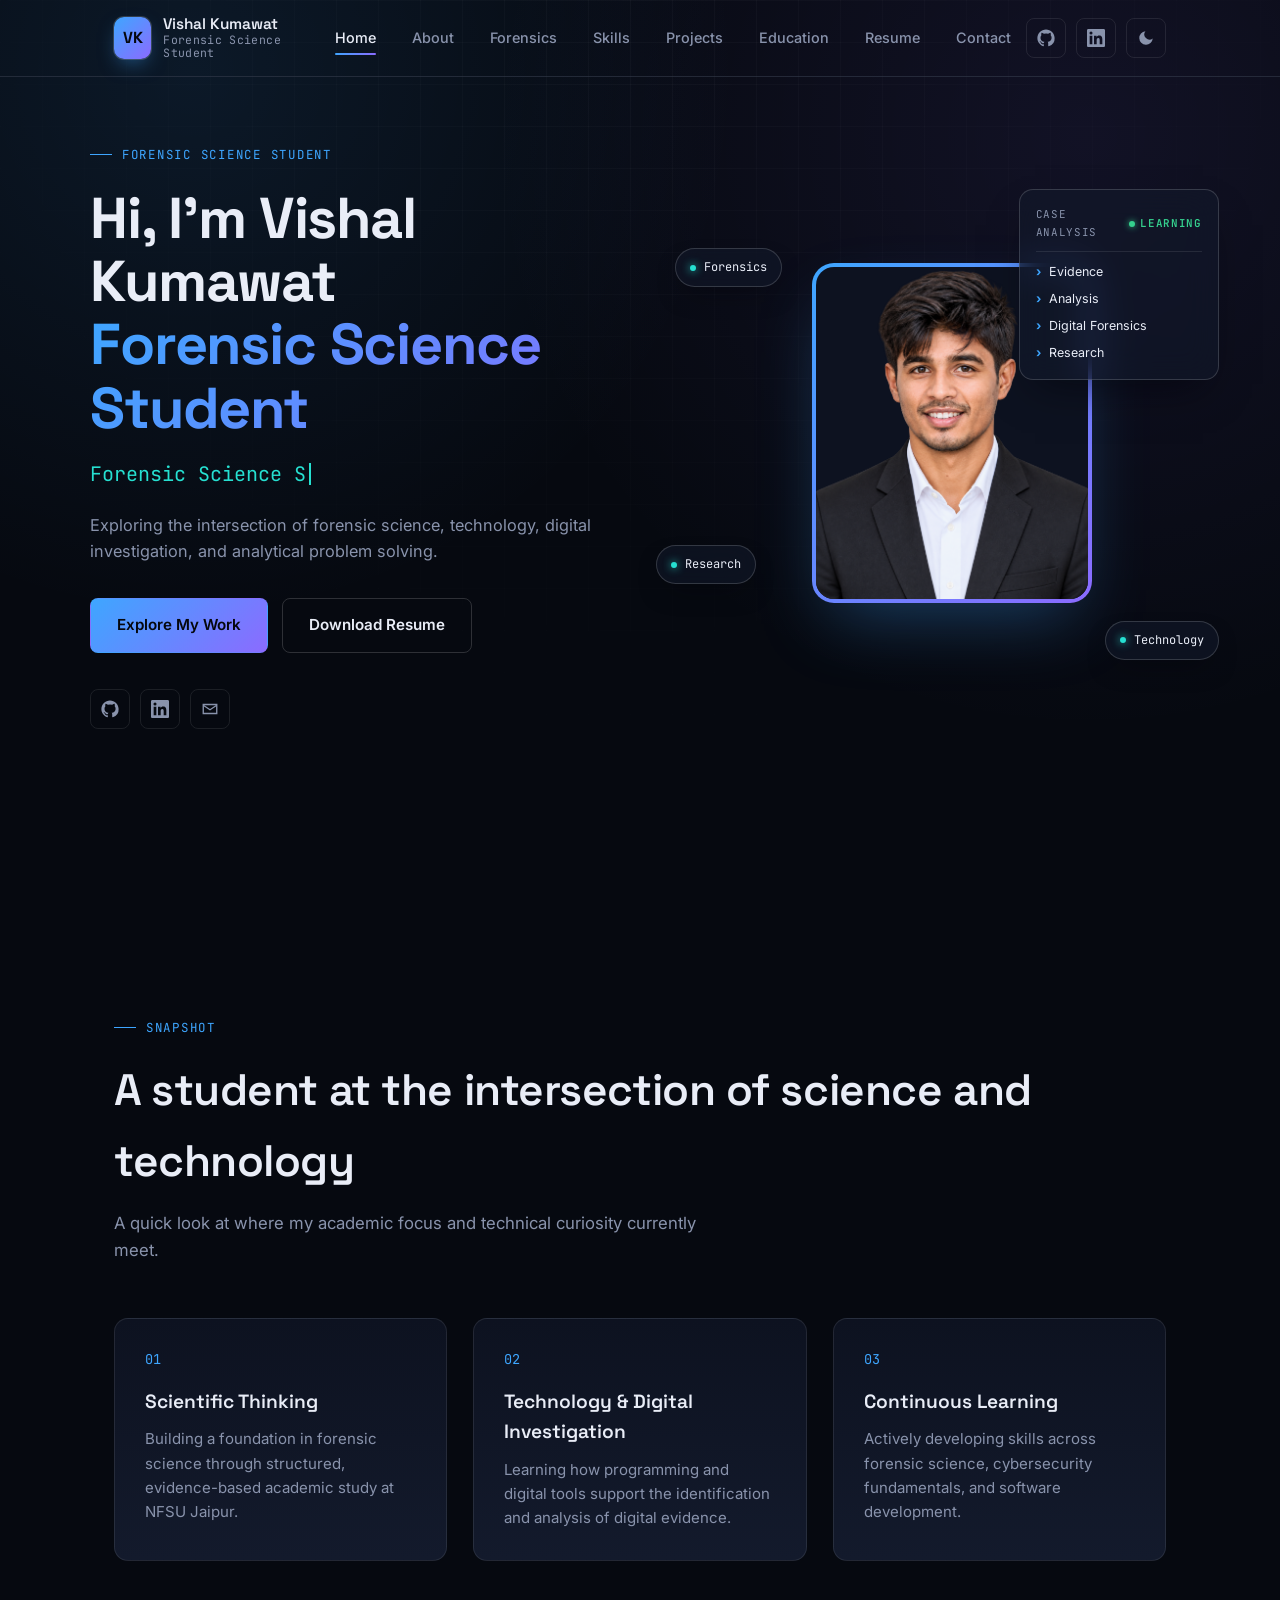
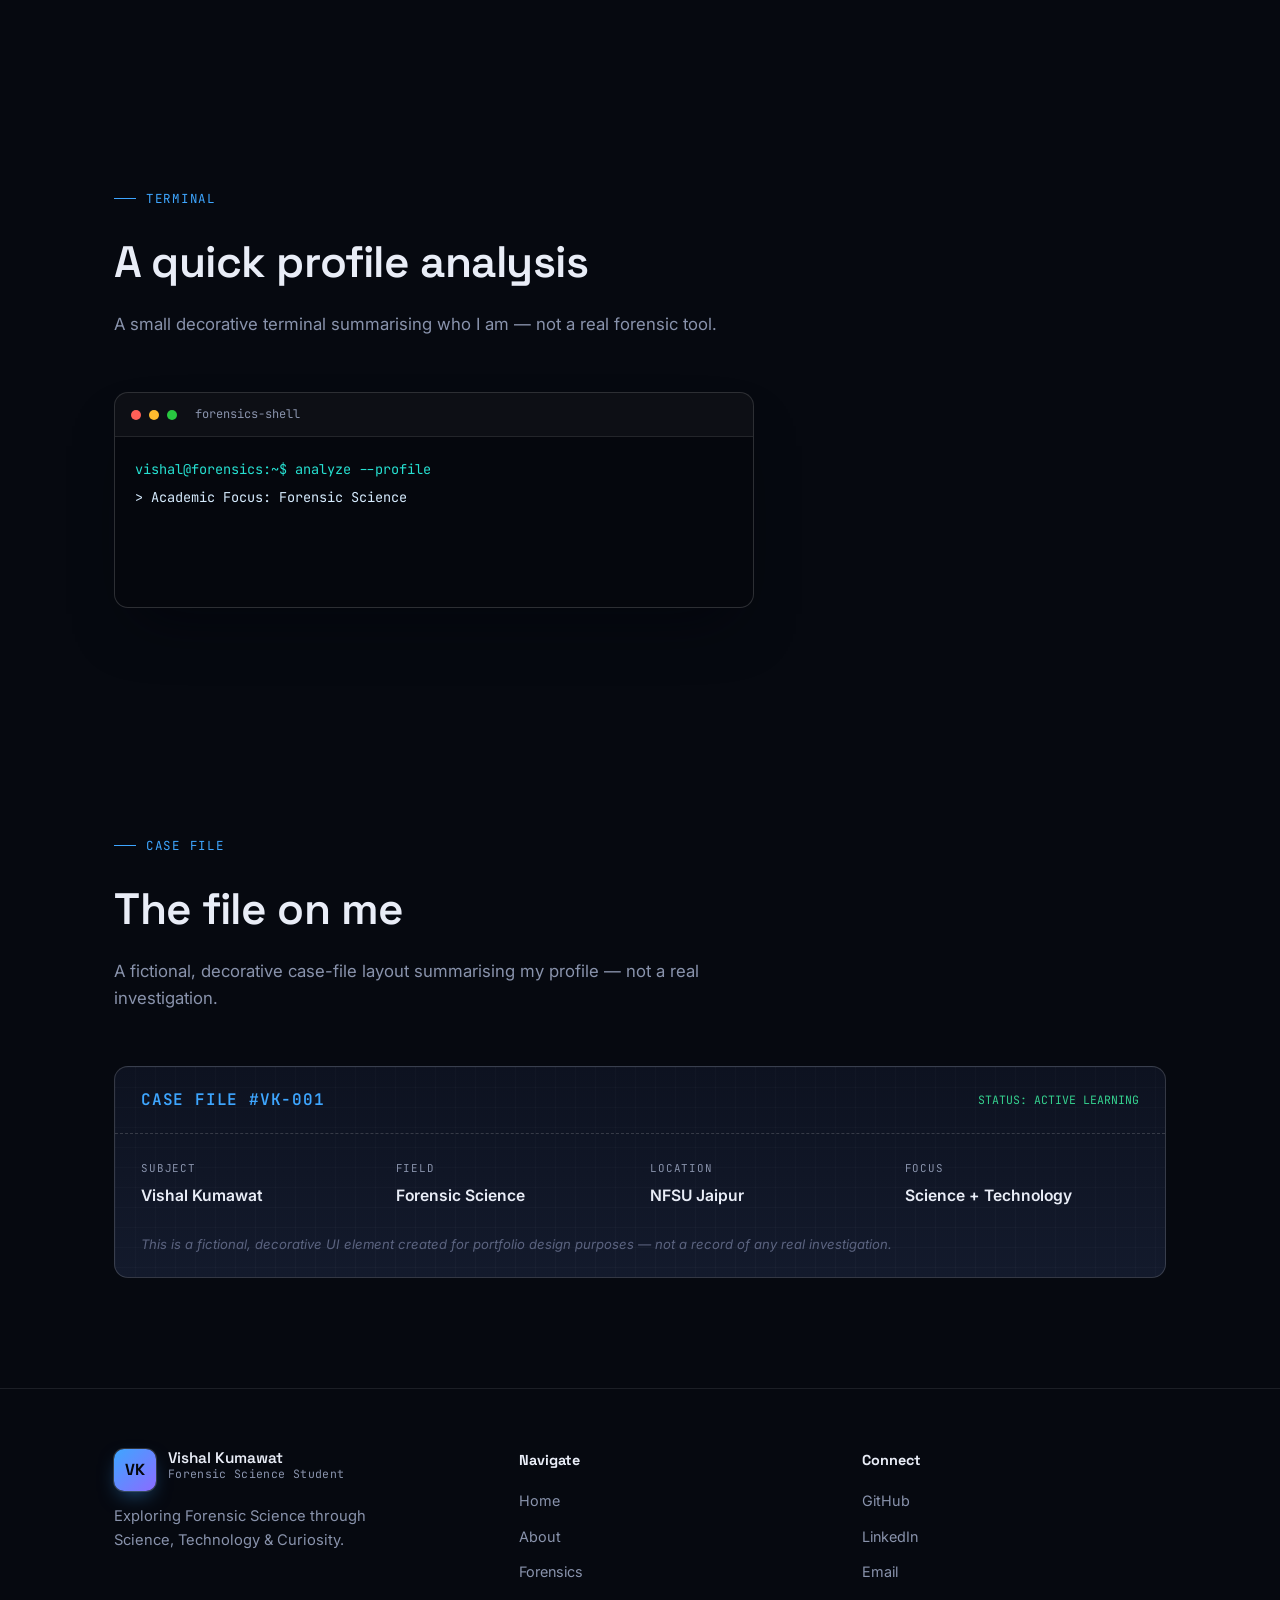
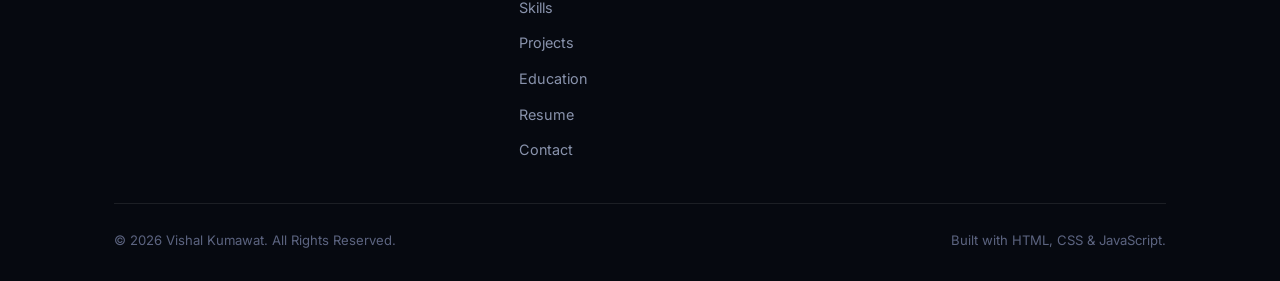
<file: index.html>
<!DOCTYPE html>
<html lang="en">
<head>
<meta charset="UTF-8" />
<meta name="viewport" content="width=device-width, initial-scale=1.0" />
<title>Vishal Kumawat | Forensic Science Student | NFSU Jaipur</title>
<meta name="description" content="Portfolio of Vishal Kumawat, a Forensic Science student at National Forensic Sciences University, Jaipur, interested in forensic science, digital forensics, technology, programming, and research." />
<meta name="keywords" content="Vishal Kumawat, Forensic Science Student, NFSU Jaipur, National Forensic Sciences University, Forensic Science, Digital Forensics, Cybersecurity, Programming, Student Portfolio" />
<meta name="author" content="Vishal Kumawat" />

<meta property="og:title" content="Vishal Kumawat | Forensic Science Student | NFSU Jaipur" />
<meta property="og:description" content="Exploring the intersection of forensic science, technology, digital investigation, and analytical problem solving." />
<meta property="og:type" content="website" />
<meta property="og:image" content="me.png" />

<link rel="icon" href="data:image/svg+xml,<svg xmlns=%22http://www.w3.org/2000/svg%22 viewBox=%220 0 100 100%22><rect width=%22100%22 height=%22100%22 rx=%2222%22 fill=%22%233ea6ff%22/><text x=%2250%22 y=%2266%22 font-size=%2244%22 font-family=%22sans-serif%22 font-weight=%22700%22 fill=%22%2305070d%22 text-anchor=%22middle%22>VK</text></svg>" />

<link rel="stylesheet" href="css/style.css" />
<link rel="stylesheet" href="css/responsive.css" />
</head>
<body>
<div class="grid-overlay" aria-hidden="true"></div>
<div class="scroll-progress" role="presentation"></div>

<!-- ================= NAVBAR ================= -->
<header class="navbar">
  <div class="nav-inner">
    <a href="index.html" class="brand">
      <span class="brand-mark">VK</span>
      <span class="brand-text">
        <span class="brand-name">Vishal Kumawat</span>
        <span class="brand-role">Forensic Science Student</span>
      </span>
    </a>

    <nav class="nav-links" aria-label="Primary navigation">
      <a href="index.html">Home</a>
      <a href="about.html">About</a>
      <a href="forensic.html">Forensics</a>
      <a href="skills.html">Skills</a>
      <a href="projects.html">Projects</a>
      <a href="education.html">Education</a>
      <a href="resume.html">Resume</a>
      <a href="contact.html">Contact</a>
    </nav>

    <div class="nav-actions">
      <a class="icon-btn" href="https://github.com/vishalkumawatsand" target="_blank" rel="noopener noreferrer" aria-label="GitHub profile">
        <svg viewBox="0 0 24 24" fill="currentColor"><path d="M12 .5C5.73.5.5 5.73.5 12c0 5.09 3.29 9.4 7.86 10.93.58.1.79-.25.79-.56v-2c-3.2.7-3.88-1.54-3.88-1.54-.53-1.34-1.29-1.7-1.29-1.7-1.05-.72.08-.71.08-.71 1.16.08 1.78 1.2 1.78 1.2 1.03 1.77 2.7 1.26 3.36.96.1-.75.4-1.26.73-1.55-2.55-.29-5.24-1.28-5.24-5.7 0-1.26.45-2.29 1.19-3.09-.12-.29-.52-1.47.11-3.06 0 0 .97-.31 3.18 1.18a11 11 0 0 1 5.79 0c2.2-1.49 3.17-1.18 3.17-1.18.64 1.59.24 2.77.12 3.06.74.8 1.18 1.83 1.18 3.09 0 4.43-2.7 5.4-5.27 5.69.42.36.78 1.07.78 2.17v3.22c0 .31.21.67.8.55A10.99 10.99 0 0 0 23.5 12C23.5 5.73 18.27.5 12 .5Z"/></svg>
      </a>
      <a class="icon-btn" href="https://www.linkedin.com/in/vishalkumawats" target="_blank" rel="noopener noreferrer" aria-label="LinkedIn profile">
        <svg viewBox="0 0 24 24" fill="currentColor"><path d="M20.45 20.45h-3.55v-5.57c0-1.33-.02-3.04-1.85-3.04-1.86 0-2.14 1.45-2.14 2.94v5.67H9.36V9h3.41v1.56h.05c.47-.9 1.63-1.85 3.36-1.85 3.6 0 4.27 2.37 4.27 5.45v6.29ZM5.34 7.43a2.06 2.06 0 1 1 0-4.12 2.06 2.06 0 0 1 0 4.12ZM7.12 20.45H3.56V9h3.56v11.45ZM22.22 0H1.77C.79 0 0 .77 0 1.73v20.54C0 23.23.79 24 1.77 24h20.45c.98 0 1.78-.77 1.78-1.73V1.73C24 .77 23.2 0 22.22 0Z"/></svg>
      </a>
      <button class="icon-btn theme-toggle" aria-label="Toggle light and dark theme" aria-pressed="false">
        <svg class="icon-moon" viewBox="0 0 24 24" fill="currentColor"><path d="M21 12.79A9 9 0 1 1 11.21 3a7 7 0 0 0 9.79 9.79Z"/></svg>
        <svg class="icon-sun" viewBox="0 0 24 24" fill="currentColor"><path d="M12 4V2m0 20v-2M4 12H2m20 0h-2M5.64 5.64 4.22 4.22m15.56 15.56-1.42-1.42M5.64 18.36 4.22 19.78M18.36 5.64l1.42-1.42M12 7a5 5 0 1 0 0 10 5 5 0 0 0 0-10Z" stroke="currentColor" stroke-width="1.8" fill="none" stroke-linecap="round"/></svg>
      </button>
      <button class="hamburger" aria-label="Toggle navigation menu" aria-expanded="false">
        <span></span><span></span><span></span>
      </button>
    </div>
  </div>
</header>

<nav class="mobile-nav" aria-label="Mobile navigation">
  <ul>
    <li><a href="index.html">Home</a></li>
    <li><a href="about.html">About</a></li>
    <li><a href="forensic.html">Forensics</a></li>
    <li><a href="skills.html">Skills</a></li>
    <li><a href="projects.html">Projects</a></li>
    <li><a href="education.html">Education</a></li>
    <li><a href="resume.html">Resume</a></li>
    <li><a href="contact.html">Contact</a></li>
  </ul>
  <div class="mobile-social">
    <a class="icon-btn" href="https://github.com/vishalkumawatsand" target="_blank" rel="noopener noreferrer" aria-label="GitHub">GH</a>
    <a class="icon-btn" href="https://www.linkedin.com/in/vishalkumawats" target="_blank" rel="noopener noreferrer" aria-label="LinkedIn">IN</a>
  </div>
</nav>

<main id="main-content">

<!-- ================= HERO ================= -->
<section class="hero" id="home">
  <div class="container hero-grid">
    <div class="hero-copy">
      <span class="eyebrow">FORENSIC SCIENCE STUDENT</span>
      <h1 class="hero-title">Hi, I'm Vishal Kumawat<span class="hero-highlight">Forensic Science Student</span></h1>
      <div class="hero-typing" aria-live="polite">
        <span class="hero-typing-text"></span><span class="cursor" aria-hidden="true"></span>
      </div>
      <p class="hero-desc">Exploring the intersection of forensic science, technology, digital investigation, and analytical problem solving.</p>

      <div class="hero-actions">
        <a href="projects.html" class="btn btn-primary">Explore My Work</a>
        <a href="resume.pdf" download class="btn btn-outline resume-link">Download Resume</a>
      </div>

      <div class="hero-links">
        <a class="icon-btn" href="https://github.com/vishalkumawatsand" target="_blank" rel="noopener noreferrer" aria-label="GitHub">
          <svg viewBox="0 0 24 24" fill="currentColor"><path d="M12 .5C5.73.5.5 5.73.5 12c0 5.09 3.29 9.4 7.86 10.93.58.1.79-.25.79-.56v-2c-3.2.7-3.88-1.54-3.88-1.54-.53-1.34-1.29-1.7-1.29-1.7-1.05-.72.08-.71.08-.71 1.16.08 1.78 1.2 1.78 1.2 1.03 1.77 2.7 1.26 3.36.96.1-.75.4-1.26.73-1.55-2.55-.29-5.24-1.28-5.24-5.7 0-1.26.45-2.29 1.19-3.09-.12-.29-.52-1.47.11-3.06 0 0 .97-.31 3.18 1.18a11 11 0 0 1 5.79 0c2.2-1.49 3.17-1.18 3.17-1.18.64 1.59.24 2.77.12 3.06.74.8 1.18 1.83 1.18 3.09 0 4.43-2.7 5.4-5.27 5.69.42.36.78 1.07.78 2.17v3.22c0 .31.21.67.8.55A10.99 10.99 0 0 0 23.5 12C23.5 5.73 18.27.5 12 .5Z"/></svg>
        </a>
        <a class="icon-btn" href="https://www.linkedin.com/in/vishalkumawats" target="_blank" rel="noopener noreferrer" aria-label="LinkedIn">
          <svg viewBox="0 0 24 24" fill="currentColor"><path d="M20.45 20.45h-3.55v-5.57c0-1.33-.02-3.04-1.85-3.04-1.86 0-2.14 1.45-2.14 2.94v5.67H9.36V9h3.41v1.56h.05c.47-.9 1.63-1.85 3.36-1.85 3.6 0 4.27 2.37 4.27 5.45v6.29ZM5.34 7.43a2.06 2.06 0 1 1 0-4.12 2.06 2.06 0 0 1 0 4.12ZM7.12 20.45H3.56V9h3.56v11.45ZM22.22 0H1.77C.79 0 0 .77 0 1.73v20.54C0 23.23.79 24 1.77 24h20.45c.98 0 1.78-.77 1.78-1.73V1.73C24 .77 23.2 0 22.22 0Z"/></svg>
        </a>
        <a class="icon-btn" href="mailto:vishalkumawat4493@gmail.com" aria-label="Email">
          <svg viewBox="0 0 24 24" fill="none" stroke="currentColor" stroke-width="1.8"><path d="M3 6h18v12H3z"/><path d="m3 7 9 6 9-6"/></svg>
        </a>
      </div>
    </div>

    <div class="hero-visual">
      <div class="profile-frame">
        <div class="profile-frame-inner">
          <img class="profile-photo" src="me.png" alt="Portrait of Vishal Kumawat" />
          <div class="profile-fallback" style="display:none;">VK</div>
        </div>
      </div>
      <div class="floating-badge badge-1"><span class="dot"></span>Forensics</div>
      <div class="floating-badge badge-2"><span class="dot"></span>Research</div>
      <div class="floating-badge badge-3"><span class="dot"></span>Technology</div>

      <div class="case-panel">
        <div class="case-panel-head">
          <span>CASE ANALYSIS</span>
          <span class="status-pill">LEARNING</span>
        </div>
        <ul class="case-panel-list">
          <li>Evidence</li>
          <li>Analysis</li>
          <li>Digital Forensics</li>
          <li>Research</li>
        </ul>
      </div>
    </div>
  </div>
</section>

<!-- ================= SNAPSHOT ================= -->
<section aria-labelledby="snapshot-heading">
  <div class="container">
    <span class="eyebrow">SNAPSHOT</span>
    <h2 class="section-heading" id="snapshot-heading">A student at the intersection of science and technology</h2>
    <p class="section-lead">A quick look at where my academic focus and technical curiosity currently meet.</p>

    <div class="grid-3">
      <div class="card about-card reveal">
        <div class="about-index">01</div>
        <h3>Scientific Thinking</h3>
        <p>Building a foundation in forensic science through structured, evidence-based academic study at NFSU Jaipur.</p>
      </div>
      <div class="card about-card reveal">
        <div class="about-index">02</div>
        <h3>Technology &amp; Digital Investigation</h3>
        <p>Learning how programming and digital tools support the identification and analysis of digital evidence.</p>
      </div>
      <div class="card about-card reveal">
        <div class="about-index">03</div>
        <h3>Continuous Learning</h3>
        <p>Actively developing skills across forensic science, cybersecurity fundamentals, and software development.</p>
      </div>
    </div>
  </div>
</section>

<!-- ================= TERMINAL ================= -->
<section aria-labelledby="terminal-heading">
  <div class="container">
    <span class="eyebrow">TERMINAL</span>
    <h2 class="section-heading" id="terminal-heading">A quick profile analysis</h2>
    <p class="section-lead">A small decorative terminal summarising who I am — not a real forensic tool.</p>

    <div class="terminal reveal" style="max-width:640px;">
      <div class="terminal-head">
        <span class="terminal-dot red"></span><span class="terminal-dot yellow"></span><span class="terminal-dot green"></span>
        <span class="terminal-title">forensics-shell</span>
      </div>
      <div class="terminal-body"></div>
    </div>
  </div>
</section>

<!-- ================= CASE FILE ================= -->
<section aria-labelledby="casefile-heading">
  <div class="container">
    <span class="eyebrow">CASE FILE</span>
    <h2 class="section-heading" id="casefile-heading">The file on me</h2>
    <p class="section-lead">A fictional, decorative case-file layout summarising my profile — not a real investigation.</p>

    <div class="case-file reveal">
      <div class="case-file-head">
        <span class="case-file-id">CASE FILE #VK-001</span>
        <span class="case-file-status">STATUS: ACTIVE LEARNING</span>
      </div>
      <div class="case-file-grid">
        <div class="case-file-field">
          <div class="field-label">SUBJECT</div>
          <div class="field-value">Vishal Kumawat</div>
        </div>
        <div class="case-file-field">
          <div class="field-label">FIELD</div>
          <div class="field-value">Forensic Science</div>
        </div>
        <div class="case-file-field">
          <div class="field-label">LOCATION</div>
          <div class="field-value">NFSU Jaipur</div>
        </div>
        <div class="case-file-field">
          <div class="field-label">FOCUS</div>
          <div class="field-value">Science + Technology</div>
        </div>
      </div>
      <p class="case-file-note">This is a fictional, decorative UI element created for portfolio design purposes — not a record of any real investigation.</p>
    </div>
  </div>
</section>

</main>

<!-- ================= FOOTER ================= -->
<footer class="footer">
  <div class="container">
    <div class="footer-top">
      <div>
        <div class="footer-brand">
          <span class="brand-mark">VK</span>
          <span class="brand-text">
            <span class="brand-name">Vishal Kumawat</span>
            <span class="brand-role">Forensic Science Student</span>
          </span>
        </div>
        <p class="footer-tagline">Exploring Forensic Science through Science, Technology &amp; Curiosity.</p>
      </div>
      <div class="footer-col">
        <h4>Navigate</h4>
        <ul>
          <li><a href="index.html">Home</a></li>
          <li><a href="about.html">About</a></li>
          <li><a href="forensic.html">Forensics</a></li>
          <li><a href="skills.html">Skills</a></li>
          <li><a href="projects.html">Projects</a></li>
          <li><a href="education.html">Education</a></li>
          <li><a href="resume.html">Resume</a></li>
          <li><a href="contact.html">Contact</a></li>
        </ul>
      </div>
      <div class="footer-col">
        <h4>Connect</h4>
        <ul>
          <li><a href="https://github.com/vishalkumawatsand" target="_blank" rel="noopener noreferrer">GitHub</a></li>
          <li><a href="https://www.linkedin.com/in/vishalkumawats" target="_blank" rel="noopener noreferrer">LinkedIn</a></li>
          <li><a href="mailto:vishalkumawat4493@gmail.com">Email</a></li>
        </ul>
      </div>
    </div>
    <div class="footer-bottom">
      <span>&copy; 2026 Vishal Kumawat. All Rights Reserved.</span>
      <span>Built with HTML, CSS &amp; JavaScript.</span>
    </div>
  </div>
</footer>

<button class="back-to-top" aria-label="Back to top">
  <svg viewBox="0 0 24 24" fill="none" stroke="currentColor" stroke-width="2"><path d="m5 15 7-7 7 7"/></svg>
</button>

<script src="js/script.js"></script>
</body>
</html>
</file>
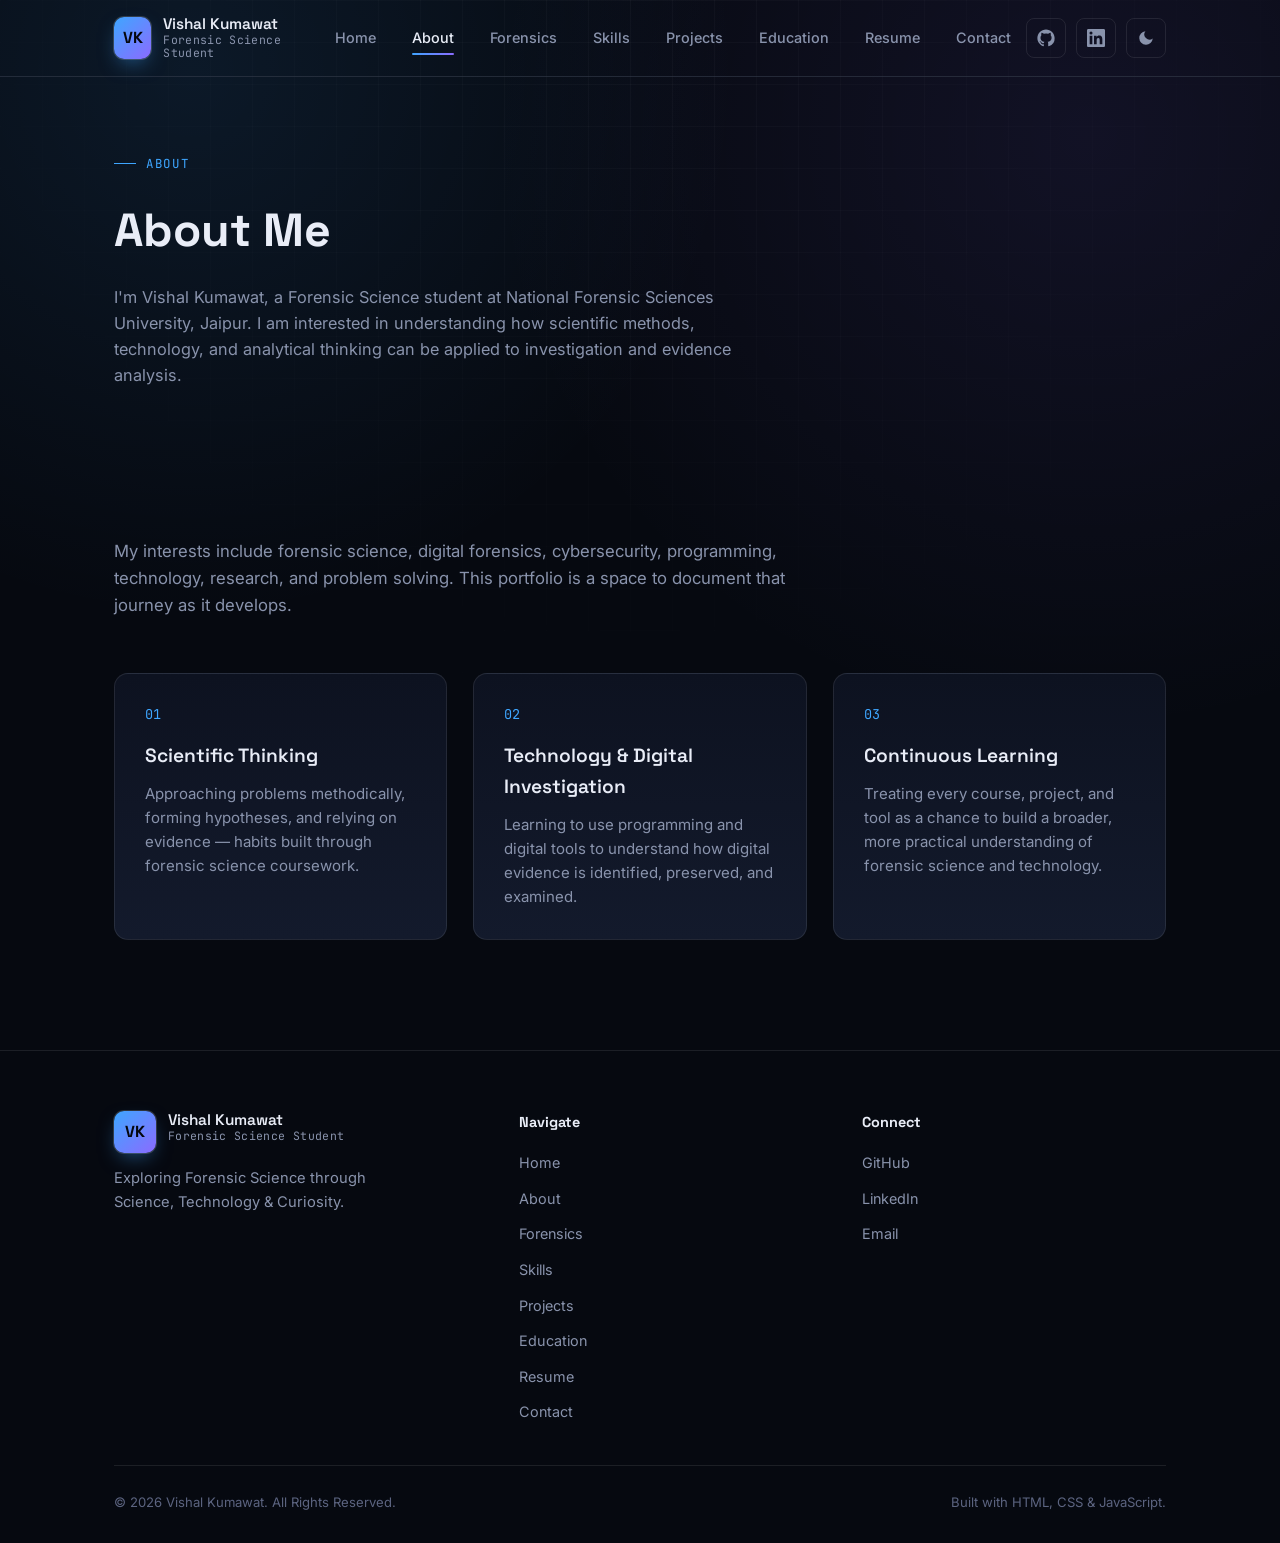
<file: about.html>
<!DOCTYPE html>
<html lang="en">
<head>
<meta charset="UTF-8" />
<meta name="viewport" content="width=device-width, initial-scale=1.0" />
<title>About | Vishal Kumawat | Forensic Science Student</title>
<meta name="description" content="About Vishal Kumawat, a Forensic Science student at National Forensic Sciences University, Jaipur, exploring forensic science and technology." />
<meta name="keywords" content="Vishal Kumawat, About, Forensic Science Student, NFSU Jaipur" />
<meta name="author" content="Vishal Kumawat" />

<meta property="og:title" content="About | Vishal Kumawat | Forensic Science Student" />
<meta property="og:description" content="About Vishal Kumawat, a Forensic Science student at National Forensic Sciences University, Jaipur, exploring forensic science and technology." />
<meta property="og:type" content="website" />
<meta property="og:image" content="me.jpg" />

<link rel="icon" href="data:image/svg+xml,<svg xmlns=%22http://www.w3.org/2000/svg%22 viewBox=%220 0 100 100%22><rect width=%22100%22 height=%22100%22 rx=%2222%22 fill=%22%233ea6ff%22/><text x=%2250%22 y=%2266%22 font-size=%2244%22 font-family=%22sans-serif%22 font-weight=%22700%22 fill=%22%2305070d%22 text-anchor=%22middle%22>VK</text></svg>" />

<link rel="stylesheet" href="css/style.css" />
<link rel="stylesheet" href="css/responsive.css" />
</head>
<body>
<div class="grid-overlay" aria-hidden="true"></div>
<div class="scroll-progress" role="presentation"></div>

<header class="navbar">
  <div class="nav-inner">
    <a href="index.html" class="brand">
      <span class="brand-mark">VK</span>
      <span class="brand-text">
        <span class="brand-name">Vishal Kumawat</span>
        <span class="brand-role">Forensic Science Student</span>
      </span>
    </a>

    <nav class="nav-links" aria-label="Primary navigation">
      <a href="index.html">Home</a>
      <a href="about.html">About</a>
      <a href="forensic.html">Forensics</a>
      <a href="skills.html">Skills</a>
      <a href="projects.html">Projects</a>
      <a href="education.html">Education</a>
      <a href="resume.html">Resume</a>
      <a href="contact.html">Contact</a>
    </nav>

    <div class="nav-actions">
      <a class="icon-btn" href="https://github.com/vishalkumawatsand" target="_blank" rel="noopener noreferrer" aria-label="GitHub profile">
        <svg viewBox="0 0 24 24" fill="currentColor"><path d="M12 .5C5.73.5.5 5.73.5 12c0 5.09 3.29 9.4 7.86 10.93.58.1.79-.25.79-.56v-2c-3.2.7-3.88-1.54-3.88-1.54-.53-1.34-1.29-1.7-1.29-1.7-1.05-.72.08-.71.08-.71 1.16.08 1.78 1.2 1.78 1.2 1.03 1.77 2.7 1.26 3.36.96.1-.75.4-1.26.73-1.55-2.55-.29-5.24-1.28-5.24-5.7 0-1.26.45-2.29 1.19-3.09-.12-.29-.52-1.47.11-3.06 0 0 .97-.31 3.18 1.18a11 11 0 0 1 5.79 0c2.2-1.49 3.17-1.18 3.17-1.18.64 1.59.24 2.77.12 3.06.74.8 1.18 1.83 1.18 3.09 0 4.43-2.7 5.4-5.27 5.69.42.36.78 1.07.78 2.17v3.22c0 .31.21.67.8.55A10.99 10.99 0 0 0 23.5 12C23.5 5.73 18.27.5 12 .5Z"/></svg>
      </a>
      <a class="icon-btn" href="https://www.linkedin.com/in/vishalkumawats" target="_blank" rel="noopener noreferrer" aria-label="LinkedIn profile">
        <svg viewBox="0 0 24 24" fill="currentColor"><path d="M20.45 20.45h-3.55v-5.57c0-1.33-.02-3.04-1.85-3.04-1.86 0-2.14 1.45-2.14 2.94v5.67H9.36V9h3.41v1.56h.05c.47-.9 1.63-1.85 3.36-1.85 3.6 0 4.27 2.37 4.27 5.45v6.29ZM5.34 7.43a2.06 2.06 0 1 1 0-4.12 2.06 2.06 0 0 1 0 4.12ZM7.12 20.45H3.56V9h3.56v11.45ZM22.22 0H1.77C.79 0 0 .77 0 1.73v20.54C0 23.23.79 24 1.77 24h20.45c.98 0 1.78-.77 1.78-1.73V1.73C24 .77 23.2 0 22.22 0Z"/></svg>
      </a>
      <button class="icon-btn theme-toggle" aria-label="Toggle light and dark theme" aria-pressed="false">
        <svg class="icon-moon" viewBox="0 0 24 24" fill="currentColor"><path d="M21 12.79A9 9 0 1 1 11.21 3a7 7 0 0 0 9.79 9.79Z"/></svg>
        <svg class="icon-sun" viewBox="0 0 24 24" fill="currentColor"><path d="M12 4V2m0 20v-2M4 12H2m20 0h-2M5.64 5.64 4.22 4.22m15.56 15.56-1.42-1.42M5.64 18.36 4.22 19.78M18.36 5.64l1.42-1.42M12 7a5 5 0 1 0 0 10 5 5 0 0 0 0-10Z" stroke="currentColor" stroke-width="1.8" fill="none" stroke-linecap="round"/></svg>
      </button>
      <button class="hamburger" aria-label="Toggle navigation menu" aria-expanded="false">
        <span></span><span></span><span></span>
      </button>
    </div>
  </div>
</header>

<nav class="mobile-nav" aria-label="Mobile navigation">
  <ul>
    <li><a href="index.html">Home</a></li>
    <li><a href="about.html">About</a></li>
    <li><a href="forensic.html">Forensics</a></li>
    <li><a href="skills.html">Skills</a></li>
    <li><a href="projects.html">Projects</a></li>
    <li><a href="education.html">Education</a></li>
    <li><a href="resume.html">Resume</a></li>
    <li><a href="contact.html">Contact</a></li>
  </ul>
  <div class="mobile-social">
    <a class="icon-btn" href="https://github.com/vishalkumawatsand" target="_blank" rel="noopener noreferrer" aria-label="GitHub">GH</a>
    <a class="icon-btn" href="https://www.linkedin.com/in/vishalkumawats" target="_blank" rel="noopener noreferrer" aria-label="LinkedIn">IN</a>
  </div>
</nav>


<main id="main-content">
<section class="page-header">
  <div class="container">
    <span class="eyebrow">ABOUT</span>
    <h1>About Me</h1>
    <p>I'm Vishal Kumawat, a Forensic Science student at National Forensic Sciences University, Jaipur. I am interested in understanding how scientific methods, technology, and analytical thinking can be applied to investigation and evidence analysis.</p>
  </div>
</section>

<section>
  <div class="container">
    <p class="section-lead" style="max-width:720px;">My interests include forensic science, digital forensics, cybersecurity, programming, technology, research, and problem solving. This portfolio is a space to document that journey as it develops.</p>

    <div class="grid-3">
      <div class="card about-card reveal">
        <div class="about-index">01</div>
        <h3>Scientific Thinking</h3>
        <p>Approaching problems methodically, forming hypotheses, and relying on evidence — habits built through forensic science coursework.</p>
      </div>
      <div class="card about-card reveal">
        <div class="about-index">02</div>
        <h3>Technology &amp; Digital Investigation</h3>
        <p>Learning to use programming and digital tools to understand how digital evidence is identified, preserved, and examined.</p>
      </div>
      <div class="card about-card reveal">
        <div class="about-index">03</div>
        <h3>Continuous Learning</h3>
        <p>Treating every course, project, and tool as a chance to build a broader, more practical understanding of forensic science and technology.</p>
      </div>
    </div>
  </div>
</section>

</main>

<footer class="footer">
  <div class="container">
    <div class="footer-top">
      <div>
        <div class="footer-brand">
          <span class="brand-mark">VK</span>
          <span class="brand-text">
            <span class="brand-name">Vishal Kumawat</span>
            <span class="brand-role">Forensic Science Student</span>
          </span>
        </div>
        <p class="footer-tagline">Exploring Forensic Science through Science, Technology &amp; Curiosity.</p>
      </div>
      <div class="footer-col">
        <h4>Navigate</h4>
        <ul>
          <li><a href="index.html">Home</a></li>
          <li><a href="about.html">About</a></li>
          <li><a href="forensic.html">Forensics</a></li>
          <li><a href="skills.html">Skills</a></li>
          <li><a href="projects.html">Projects</a></li>
          <li><a href="education.html">Education</a></li>
          <li><a href="resume.html">Resume</a></li>
          <li><a href="contact.html">Contact</a></li>
        </ul>
      </div>
      <div class="footer-col">
        <h4>Connect</h4>
        <ul>
          <li><a href="https://github.com/vishalkumawatsand" target="_blank" rel="noopener noreferrer">GitHub</a></li>
          <li><a href="https://www.linkedin.com/in/vishalkumawats" target="_blank" rel="noopener noreferrer">LinkedIn</a></li>
          <li><a href="mailto:vishalkumawat4493@gmail.com">Email</a></li>
        </ul>
      </div>
    </div>
    <div class="footer-bottom">
      <span>&copy; 2026 Vishal Kumawat. All Rights Reserved.</span>
      <span>Built with HTML, CSS &amp; JavaScript.</span>
    </div>
  </div>
</footer>

<button class="back-to-top" aria-label="Back to top">
  <svg viewBox="0 0 24 24" fill="none" stroke="currentColor" stroke-width="2"><path d="m5 15 7-7 7 7"/></svg>
</button>


<script src="js/script.js"></script>
</body>
</html>
</file>
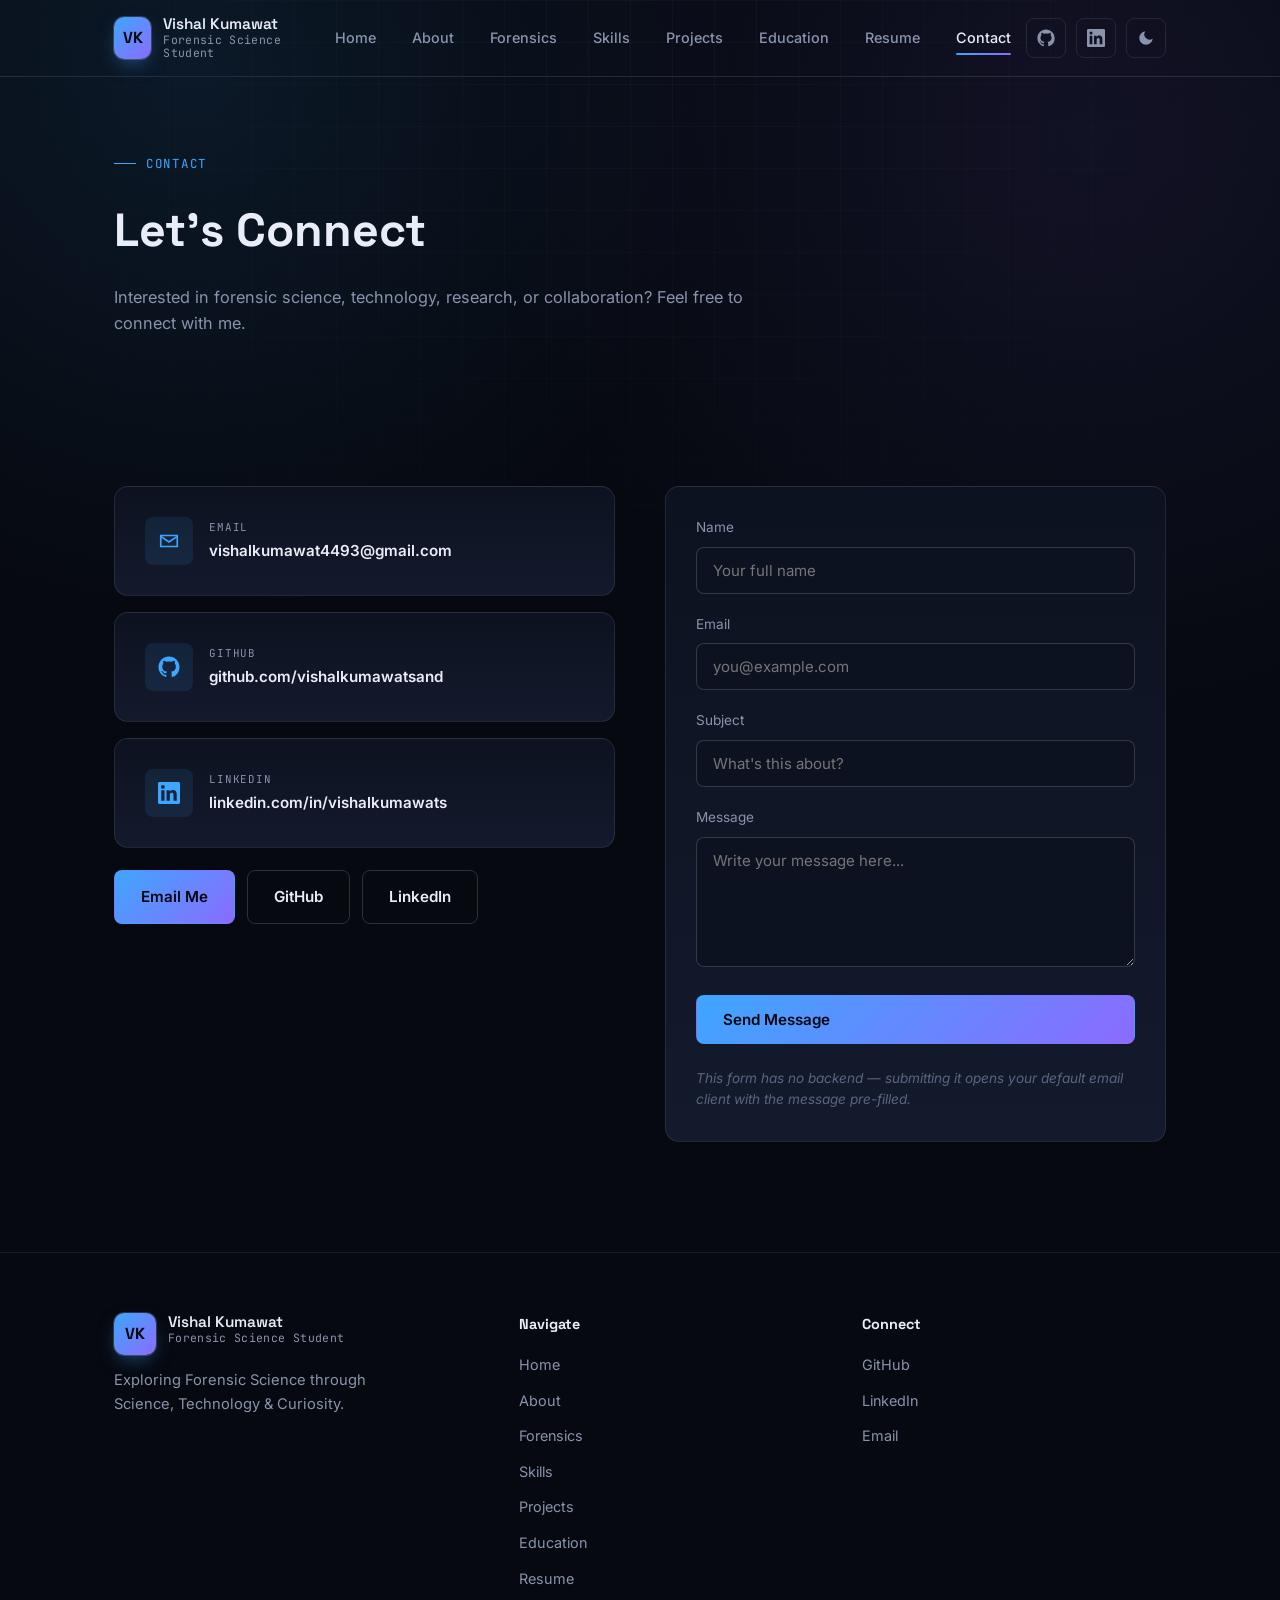
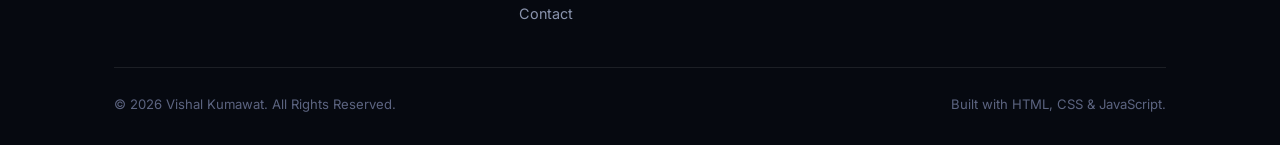
<file: contact.html>
<!DOCTYPE html>
<html lang="en">
<head>
<meta charset="UTF-8" />
<meta name="viewport" content="width=device-width, initial-scale=1.0" />
<title>Contact | Vishal Kumawat | Forensic Science Student</title>
<meta name="description" content="Get in touch with Vishal Kumawat via email, GitHub, or LinkedIn." />
<meta name="keywords" content="Contact, Vishal Kumawat, Email, GitHub, LinkedIn" />
<meta name="author" content="Vishal Kumawat" />

<meta property="og:title" content="Contact | Vishal Kumawat | Forensic Science Student" />
<meta property="og:description" content="Get in touch with Vishal Kumawat via email, GitHub, or LinkedIn." />
<meta property="og:type" content="website" />
<meta property="og:image" content="me.jpg" />

<link rel="icon" href="data:image/svg+xml,<svg xmlns=%22http://www.w3.org/2000/svg%22 viewBox=%220 0 100 100%22><rect width=%22100%22 height=%22100%22 rx=%2222%22 fill=%22%233ea6ff%22/><text x=%2250%22 y=%2266%22 font-size=%2244%22 font-family=%22sans-serif%22 font-weight=%22700%22 fill=%22%2305070d%22 text-anchor=%22middle%22>VK</text></svg>" />

<link rel="stylesheet" href="css/style.css" />
<link rel="stylesheet" href="css/responsive.css" />
</head>
<body>
<div class="grid-overlay" aria-hidden="true"></div>
<div class="scroll-progress" role="presentation"></div>

<header class="navbar">
  <div class="nav-inner">
    <a href="index.html" class="brand">
      <span class="brand-mark">VK</span>
      <span class="brand-text">
        <span class="brand-name">Vishal Kumawat</span>
        <span class="brand-role">Forensic Science Student</span>
      </span>
    </a>

    <nav class="nav-links" aria-label="Primary navigation">
      <a href="index.html">Home</a>
      <a href="about.html">About</a>
      <a href="forensic.html">Forensics</a>
      <a href="skills.html">Skills</a>
      <a href="projects.html">Projects</a>
      <a href="education.html">Education</a>
      <a href="resume.html">Resume</a>
      <a href="contact.html">Contact</a>
    </nav>

    <div class="nav-actions">
      <a class="icon-btn" href="https://github.com/vishalkumawatsand" target="_blank" rel="noopener noreferrer" aria-label="GitHub profile">
        <svg viewBox="0 0 24 24" fill="currentColor"><path d="M12 .5C5.73.5.5 5.73.5 12c0 5.09 3.29 9.4 7.86 10.93.58.1.79-.25.79-.56v-2c-3.2.7-3.88-1.54-3.88-1.54-.53-1.34-1.29-1.7-1.29-1.7-1.05-.72.08-.71.08-.71 1.16.08 1.78 1.2 1.78 1.2 1.03 1.77 2.7 1.26 3.36.96.1-.75.4-1.26.73-1.55-2.55-.29-5.24-1.28-5.24-5.7 0-1.26.45-2.29 1.19-3.09-.12-.29-.52-1.47.11-3.06 0 0 .97-.31 3.18 1.18a11 11 0 0 1 5.79 0c2.2-1.49 3.17-1.18 3.17-1.18.64 1.59.24 2.77.12 3.06.74.8 1.18 1.83 1.18 3.09 0 4.43-2.7 5.4-5.27 5.69.42.36.78 1.07.78 2.17v3.22c0 .31.21.67.8.55A10.99 10.99 0 0 0 23.5 12C23.5 5.73 18.27.5 12 .5Z"/></svg>
      </a>
      <a class="icon-btn" href="https://www.linkedin.com/in/vishalkumawats" target="_blank" rel="noopener noreferrer" aria-label="LinkedIn profile">
        <svg viewBox="0 0 24 24" fill="currentColor"><path d="M20.45 20.45h-3.55v-5.57c0-1.33-.02-3.04-1.85-3.04-1.86 0-2.14 1.45-2.14 2.94v5.67H9.36V9h3.41v1.56h.05c.47-.9 1.63-1.85 3.36-1.85 3.6 0 4.27 2.37 4.27 5.45v6.29ZM5.34 7.43a2.06 2.06 0 1 1 0-4.12 2.06 2.06 0 0 1 0 4.12ZM7.12 20.45H3.56V9h3.56v11.45ZM22.22 0H1.77C.79 0 0 .77 0 1.73v20.54C0 23.23.79 24 1.77 24h20.45c.98 0 1.78-.77 1.78-1.73V1.73C24 .77 23.2 0 22.22 0Z"/></svg>
      </a>
      <button class="icon-btn theme-toggle" aria-label="Toggle light and dark theme" aria-pressed="false">
        <svg class="icon-moon" viewBox="0 0 24 24" fill="currentColor"><path d="M21 12.79A9 9 0 1 1 11.21 3a7 7 0 0 0 9.79 9.79Z"/></svg>
        <svg class="icon-sun" viewBox="0 0 24 24" fill="currentColor"><path d="M12 4V2m0 20v-2M4 12H2m20 0h-2M5.64 5.64 4.22 4.22m15.56 15.56-1.42-1.42M5.64 18.36 4.22 19.78M18.36 5.64l1.42-1.42M12 7a5 5 0 1 0 0 10 5 5 0 0 0 0-10Z" stroke="currentColor" stroke-width="1.8" fill="none" stroke-linecap="round"/></svg>
      </button>
      <button class="hamburger" aria-label="Toggle navigation menu" aria-expanded="false">
        <span></span><span></span><span></span>
      </button>
    </div>
  </div>
</header>

<nav class="mobile-nav" aria-label="Mobile navigation">
  <ul>
    <li><a href="index.html">Home</a></li>
    <li><a href="about.html">About</a></li>
    <li><a href="forensic.html">Forensics</a></li>
    <li><a href="skills.html">Skills</a></li>
    <li><a href="projects.html">Projects</a></li>
    <li><a href="education.html">Education</a></li>
    <li><a href="resume.html">Resume</a></li>
    <li><a href="contact.html">Contact</a></li>
  </ul>
  <div class="mobile-social">
    <a class="icon-btn" href="https://github.com/vishalkumawatsand" target="_blank" rel="noopener noreferrer" aria-label="GitHub">GH</a>
    <a class="icon-btn" href="https://www.linkedin.com/in/vishalkumawats" target="_blank" rel="noopener noreferrer" aria-label="LinkedIn">IN</a>
  </div>
</nav>


<main id="main-content">
<section class="page-header">
  <div class="container">
    <span class="eyebrow">CONTACT</span>
    <h1>Let's Connect</h1>
    <p>Interested in forensic science, technology, research, or collaboration? Feel free to connect with me.</p>
  </div>
</section>

<section>
  <div class="container contact-grid">

    <div class="contact-cards">
      <div class="card contact-card reveal">
        <div class="contact-card-icon">
          <svg viewBox="0 0 24 24" fill="none" stroke="currentColor" stroke-width="1.8"><path d="M3 6h18v12H3z"/><path d="m3 7 9 6 9-6"/></svg>
        </div>
        <div>
          <div class="contact-card-label">EMAIL</div>
          <div class="contact-card-value">vishalkumawat4493@gmail.com</div>
        </div>
      </div>
      <div class="card contact-card reveal">
        <div class="contact-card-icon">
          <svg viewBox="0 0 24 24" fill="currentColor"><path d="M12 .5C5.73.5.5 5.73.5 12c0 5.09 3.29 9.4 7.86 10.93.58.1.79-.25.79-.56v-2c-3.2.7-3.88-1.54-3.88-1.54-.53-1.34-1.29-1.7-1.29-1.7-1.05-.72.08-.71.08-.71 1.16.08 1.78 1.2 1.78 1.2 1.03 1.77 2.7 1.26 3.36.96.1-.75.4-1.26.73-1.55-2.55-.29-5.24-1.28-5.24-5.7 0-1.26.45-2.29 1.19-3.09-.12-.29-.52-1.47.11-3.06 0 0 .97-.31 3.18 1.18a11 11 0 0 1 5.79 0c2.2-1.49 3.17-1.18 3.17-1.18.64 1.59.24 2.77.12 3.06.74.8 1.18 1.83 1.18 3.09 0 4.43-2.7 5.4-5.27 5.69.42.36.78 1.07.78 2.17v3.22c0 .31.21.67.8.55A10.99 10.99 0 0 0 23.5 12C23.5 5.73 18.27.5 12 .5Z"/></svg>
        </div>
        <div>
          <div class="contact-card-label">GITHUB</div>
          <div class="contact-card-value">github.com/vishalkumawatsand</div>
        </div>
      </div>
      <div class="card contact-card reveal">
        <div class="contact-card-icon">
          <svg viewBox="0 0 24 24" fill="currentColor"><path d="M20.45 20.45h-3.55v-5.57c0-1.33-.02-3.04-1.85-3.04-1.86 0-2.14 1.45-2.14 2.94v5.67H9.36V9h3.41v1.56h.05c.47-.9 1.63-1.85 3.36-1.85 3.6 0 4.27 2.37 4.27 5.45v6.29ZM5.34 7.43a2.06 2.06 0 1 1 0-4.12 2.06 2.06 0 0 1 0 4.12ZM7.12 20.45H3.56V9h3.56v11.45ZM22.22 0H1.77C.79 0 0 .77 0 1.73v20.54C0 23.23.79 24 1.77 24h20.45c.98 0 1.78-.77 1.78-1.73V1.73C24 .77 23.2 0 22.22 0Z"/></svg>
        </div>
        <div>
          <div class="contact-card-label">LINKEDIN</div>
          <div class="contact-card-value">linkedin.com/in/vishalkumawats</div>
        </div>
      </div>

      <div style="display:flex; gap:12px; flex-wrap:wrap; margin-top:6px;">
        <a class="btn btn-primary" href="mailto:vishalkumawat4493@gmail.com">Email Me</a>
        <a class="btn btn-outline" href="https://github.com/vishalkumawatsand" target="_blank" rel="noopener noreferrer">GitHub</a>
        <a class="btn btn-outline" href="https://www.linkedin.com/in/vishalkumawats" target="_blank" rel="noopener noreferrer">LinkedIn</a>
      </div>
    </div>

    <form class="contact-form card reveal" novalidate>
      <div class="form-group">
        <label for="name">Name</label>
        <input type="text" id="name" name="name" placeholder="Your full name" />
        <span class="form-error"></span>
      </div>
      <div class="form-group">
        <label for="email">Email</label>
        <input type="email" id="email" name="email" placeholder="you@example.com" />
        <span class="form-error"></span>
      </div>
      <div class="form-group">
        <label for="subject">Subject</label>
        <input type="text" id="subject" name="subject" placeholder="What's this about?" />
        <span class="form-error"></span>
      </div>
      <div class="form-group">
        <label for="message">Message</label>
        <textarea id="message" name="message" placeholder="Write your message here..."></textarea>
        <span class="form-error"></span>
      </div>
      <button type="submit" class="btn btn-primary" style="width:100%;">Send Message</button>
      <p class="form-status" role="status"></p>
      <p class="resume-note mt-24">This form has no backend — submitting it opens your default email client with the message pre-filled.</p>
    </form>

  </div>
</section>

</main>

<footer class="footer">
  <div class="container">
    <div class="footer-top">
      <div>
        <div class="footer-brand">
          <span class="brand-mark">VK</span>
          <span class="brand-text">
            <span class="brand-name">Vishal Kumawat</span>
            <span class="brand-role">Forensic Science Student</span>
          </span>
        </div>
        <p class="footer-tagline">Exploring Forensic Science through Science, Technology &amp; Curiosity.</p>
      </div>
      <div class="footer-col">
        <h4>Navigate</h4>
        <ul>
          <li><a href="index.html">Home</a></li>
          <li><a href="about.html">About</a></li>
          <li><a href="forensic.html">Forensics</a></li>
          <li><a href="skills.html">Skills</a></li>
          <li><a href="projects.html">Projects</a></li>
          <li><a href="education.html">Education</a></li>
          <li><a href="resume.html">Resume</a></li>
          <li><a href="contact.html">Contact</a></li>
        </ul>
      </div>
      <div class="footer-col">
        <h4>Connect</h4>
        <ul>
          <li><a href="https://github.com/vishalkumawatsand" target="_blank" rel="noopener noreferrer">GitHub</a></li>
          <li><a href="https://www.linkedin.com/in/vishalkumawats" target="_blank" rel="noopener noreferrer">LinkedIn</a></li>
          <li><a href="mailto:vishalkumawat4493@gmail.com">Email</a></li>
        </ul>
      </div>
    </div>
    <div class="footer-bottom">
      <span>&copy; 2026 Vishal Kumawat. All Rights Reserved.</span>
      <span>Built with HTML, CSS &amp; JavaScript.</span>
    </div>
  </div>
</footer>

<button class="back-to-top" aria-label="Back to top">
  <svg viewBox="0 0 24 24" fill="none" stroke="currentColor" stroke-width="2"><path d="m5 15 7-7 7 7"/></svg>
</button>


<script src="js/script.js"></script>
</body>
</html>
</file>
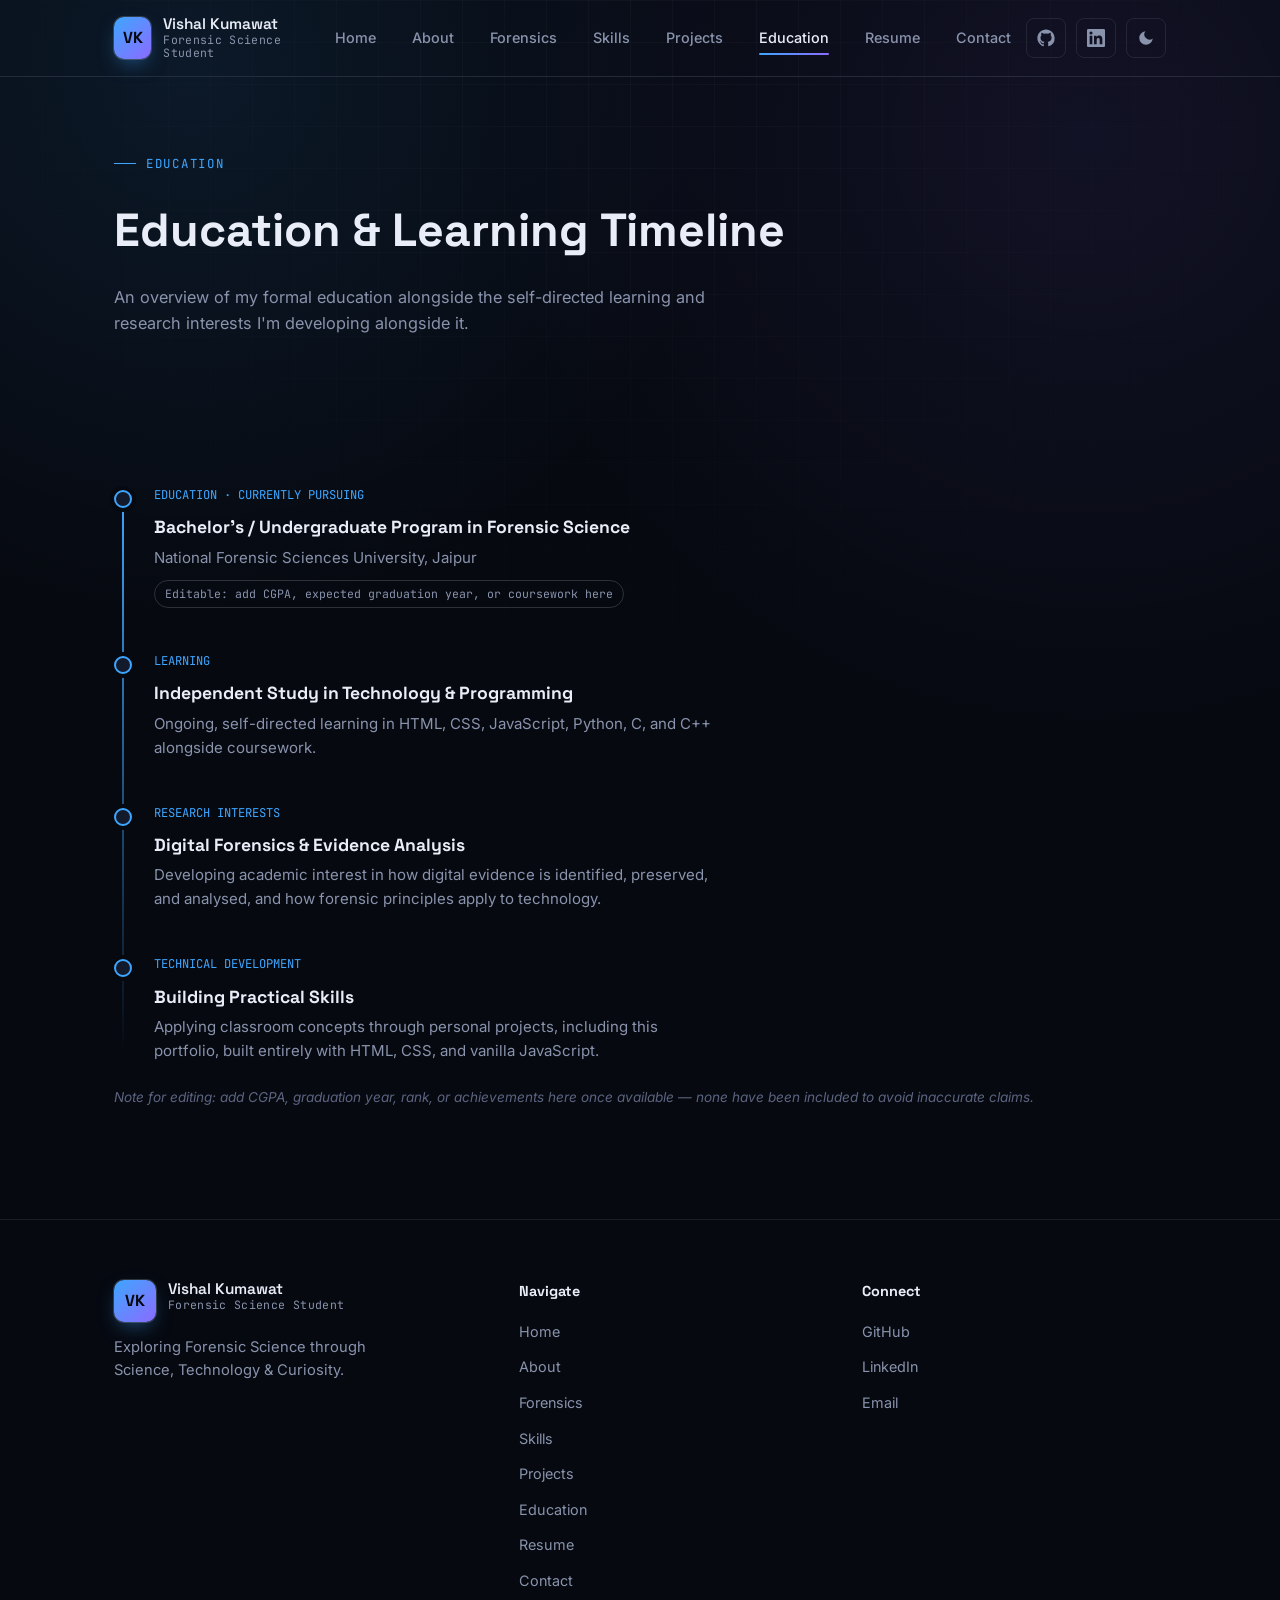
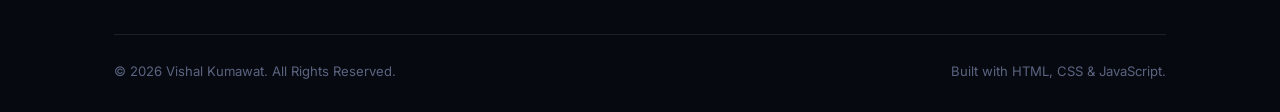
<file: education.html>
<!DOCTYPE html>
<html lang="en">
<head>
<meta charset="UTF-8" />
<meta name="viewport" content="width=device-width, initial-scale=1.0" />
<title>Education | Vishal Kumawat | Forensic Science Student</title>
<meta name="description" content="Education and learning timeline for Vishal Kumawat, currently pursuing a Bachelor's program in Forensic Science at NFSU Jaipur." />
<meta name="keywords" content="Education, NFSU Jaipur, Forensic Science, Timeline, Learning" />
<meta name="author" content="Vishal Kumawat" />

<meta property="og:title" content="Education | Vishal Kumawat | Forensic Science Student" />
<meta property="og:description" content="Education and learning timeline for Vishal Kumawat, currently pursuing a Bachelor's program in Forensic Science at NFSU Jaipur." />
<meta property="og:type" content="website" />
<meta property="og:image" content="me.jpg" />

<link rel="icon" href="data:image/svg+xml,<svg xmlns=%22http://www.w3.org/2000/svg%22 viewBox=%220 0 100 100%22><rect width=%22100%22 height=%22100%22 rx=%2222%22 fill=%22%233ea6ff%22/><text x=%2250%22 y=%2266%22 font-size=%2244%22 font-family=%22sans-serif%22 font-weight=%22700%22 fill=%22%2305070d%22 text-anchor=%22middle%22>VK</text></svg>" />

<link rel="stylesheet" href="css/style.css" />
<link rel="stylesheet" href="css/responsive.css" />
</head>
<body>
<div class="grid-overlay" aria-hidden="true"></div>
<div class="scroll-progress" role="presentation"></div>

<header class="navbar">
  <div class="nav-inner">
    <a href="index.html" class="brand">
      <span class="brand-mark">VK</span>
      <span class="brand-text">
        <span class="brand-name">Vishal Kumawat</span>
        <span class="brand-role">Forensic Science Student</span>
      </span>
    </a>

    <nav class="nav-links" aria-label="Primary navigation">
      <a href="index.html">Home</a>
      <a href="about.html">About</a>
      <a href="forensic.html">Forensics</a>
      <a href="skills.html">Skills</a>
      <a href="projects.html">Projects</a>
      <a href="education.html">Education</a>
      <a href="resume.html">Resume</a>
      <a href="contact.html">Contact</a>
    </nav>

    <div class="nav-actions">
      <a class="icon-btn" href="https://github.com/vishalkumawatsand" target="_blank" rel="noopener noreferrer" aria-label="GitHub profile">
        <svg viewBox="0 0 24 24" fill="currentColor"><path d="M12 .5C5.73.5.5 5.73.5 12c0 5.09 3.29 9.4 7.86 10.93.58.1.79-.25.79-.56v-2c-3.2.7-3.88-1.54-3.88-1.54-.53-1.34-1.29-1.7-1.29-1.7-1.05-.72.08-.71.08-.71 1.16.08 1.78 1.2 1.78 1.2 1.03 1.77 2.7 1.26 3.36.96.1-.75.4-1.26.73-1.55-2.55-.29-5.24-1.28-5.24-5.7 0-1.26.45-2.29 1.19-3.09-.12-.29-.52-1.47.11-3.06 0 0 .97-.31 3.18 1.18a11 11 0 0 1 5.79 0c2.2-1.49 3.17-1.18 3.17-1.18.64 1.59.24 2.77.12 3.06.74.8 1.18 1.83 1.18 3.09 0 4.43-2.7 5.4-5.27 5.69.42.36.78 1.07.78 2.17v3.22c0 .31.21.67.8.55A10.99 10.99 0 0 0 23.5 12C23.5 5.73 18.27.5 12 .5Z"/></svg>
      </a>
      <a class="icon-btn" href="https://www.linkedin.com/in/vishalkumawats" target="_blank" rel="noopener noreferrer" aria-label="LinkedIn profile">
        <svg viewBox="0 0 24 24" fill="currentColor"><path d="M20.45 20.45h-3.55v-5.57c0-1.33-.02-3.04-1.85-3.04-1.86 0-2.14 1.45-2.14 2.94v5.67H9.36V9h3.41v1.56h.05c.47-.9 1.63-1.85 3.36-1.85 3.6 0 4.27 2.37 4.27 5.45v6.29ZM5.34 7.43a2.06 2.06 0 1 1 0-4.12 2.06 2.06 0 0 1 0 4.12ZM7.12 20.45H3.56V9h3.56v11.45ZM22.22 0H1.77C.79 0 0 .77 0 1.73v20.54C0 23.23.79 24 1.77 24h20.45c.98 0 1.78-.77 1.78-1.73V1.73C24 .77 23.2 0 22.22 0Z"/></svg>
      </a>
      <button class="icon-btn theme-toggle" aria-label="Toggle light and dark theme" aria-pressed="false">
        <svg class="icon-moon" viewBox="0 0 24 24" fill="currentColor"><path d="M21 12.79A9 9 0 1 1 11.21 3a7 7 0 0 0 9.79 9.79Z"/></svg>
        <svg class="icon-sun" viewBox="0 0 24 24" fill="currentColor"><path d="M12 4V2m0 20v-2M4 12H2m20 0h-2M5.64 5.64 4.22 4.22m15.56 15.56-1.42-1.42M5.64 18.36 4.22 19.78M18.36 5.64l1.42-1.42M12 7a5 5 0 1 0 0 10 5 5 0 0 0 0-10Z" stroke="currentColor" stroke-width="1.8" fill="none" stroke-linecap="round"/></svg>
      </button>
      <button class="hamburger" aria-label="Toggle navigation menu" aria-expanded="false">
        <span></span><span></span><span></span>
      </button>
    </div>
  </div>
</header>

<nav class="mobile-nav" aria-label="Mobile navigation">
  <ul>
    <li><a href="index.html">Home</a></li>
    <li><a href="about.html">About</a></li>
    <li><a href="forensic.html">Forensics</a></li>
    <li><a href="skills.html">Skills</a></li>
    <li><a href="projects.html">Projects</a></li>
    <li><a href="education.html">Education</a></li>
    <li><a href="resume.html">Resume</a></li>
    <li><a href="contact.html">Contact</a></li>
  </ul>
  <div class="mobile-social">
    <a class="icon-btn" href="https://github.com/vishalkumawatsand" target="_blank" rel="noopener noreferrer" aria-label="GitHub">GH</a>
    <a class="icon-btn" href="https://www.linkedin.com/in/vishalkumawats" target="_blank" rel="noopener noreferrer" aria-label="LinkedIn">IN</a>
  </div>
</nav>


<main id="main-content">
<section class="page-header">
  <div class="container">
    <span class="eyebrow">EDUCATION</span>
    <h1>Education &amp; Learning Timeline</h1>
    <p>An overview of my formal education alongside the self-directed learning and research interests I'm developing alongside it.</p>
  </div>
</section>

<section>
  <div class="container">
    <div class="timeline">
      <div class="timeline-item reveal">
        <span class="timeline-dot" aria-hidden="true"></span>
        <div class="timeline-meta">EDUCATION · CURRENTLY PURSUING</div>
        <h3>Bachelor's / Undergraduate Program in Forensic Science</h3>
        <p>National Forensic Sciences University, Jaipur</p>
        <span class="timeline-tag">Editable: add CGPA, expected graduation year, or coursework here</span>
      </div>

      <div class="timeline-item reveal">
        <span class="timeline-dot" aria-hidden="true"></span>
        <div class="timeline-meta">LEARNING</div>
        <h3>Independent Study in Technology &amp; Programming</h3>
        <p>Ongoing, self-directed learning in HTML, CSS, JavaScript, Python, C, and C++ alongside coursework.</p>
      </div>

      <div class="timeline-item reveal">
        <span class="timeline-dot" aria-hidden="true"></span>
        <div class="timeline-meta">RESEARCH INTERESTS</div>
        <h3>Digital Forensics &amp; Evidence Analysis</h3>
        <p>Developing academic interest in how digital evidence is identified, preserved, and analysed, and how forensic principles apply to technology.</p>
      </div>

      <div class="timeline-item reveal">
        <span class="timeline-dot" aria-hidden="true"></span>
        <div class="timeline-meta">TECHNICAL DEVELOPMENT</div>
        <h3>Building Practical Skills</h3>
        <p>Applying classroom concepts through personal projects, including this portfolio, built entirely with HTML, CSS, and vanilla JavaScript.</p>
      </div>
    </div>

    <p class="resume-note mt-24">Note for editing: add CGPA, graduation year, rank, or achievements here once available — none have been included to avoid inaccurate claims.</p>
  </div>
</section>

</main>

<footer class="footer">
  <div class="container">
    <div class="footer-top">
      <div>
        <div class="footer-brand">
          <span class="brand-mark">VK</span>
          <span class="brand-text">
            <span class="brand-name">Vishal Kumawat</span>
            <span class="brand-role">Forensic Science Student</span>
          </span>
        </div>
        <p class="footer-tagline">Exploring Forensic Science through Science, Technology &amp; Curiosity.</p>
      </div>
      <div class="footer-col">
        <h4>Navigate</h4>
        <ul>
          <li><a href="index.html">Home</a></li>
          <li><a href="about.html">About</a></li>
          <li><a href="forensic.html">Forensics</a></li>
          <li><a href="skills.html">Skills</a></li>
          <li><a href="projects.html">Projects</a></li>
          <li><a href="education.html">Education</a></li>
          <li><a href="resume.html">Resume</a></li>
          <li><a href="contact.html">Contact</a></li>
        </ul>
      </div>
      <div class="footer-col">
        <h4>Connect</h4>
        <ul>
          <li><a href="https://github.com/vishalkumawatsand" target="_blank" rel="noopener noreferrer">GitHub</a></li>
          <li><a href="https://www.linkedin.com/in/vishalkumawats" target="_blank" rel="noopener noreferrer">LinkedIn</a></li>
          <li><a href="mailto:vishalkumawat4493@gmail.com">Email</a></li>
        </ul>
      </div>
    </div>
    <div class="footer-bottom">
      <span>&copy; 2026 Vishal Kumawat. All Rights Reserved.</span>
      <span>Built with HTML, CSS &amp; JavaScript.</span>
    </div>
  </div>
</footer>

<button class="back-to-top" aria-label="Back to top">
  <svg viewBox="0 0 24 24" fill="none" stroke="currentColor" stroke-width="2"><path d="m5 15 7-7 7 7"/></svg>
</button>


<script src="js/script.js"></script>
</body>
</html>
</file>
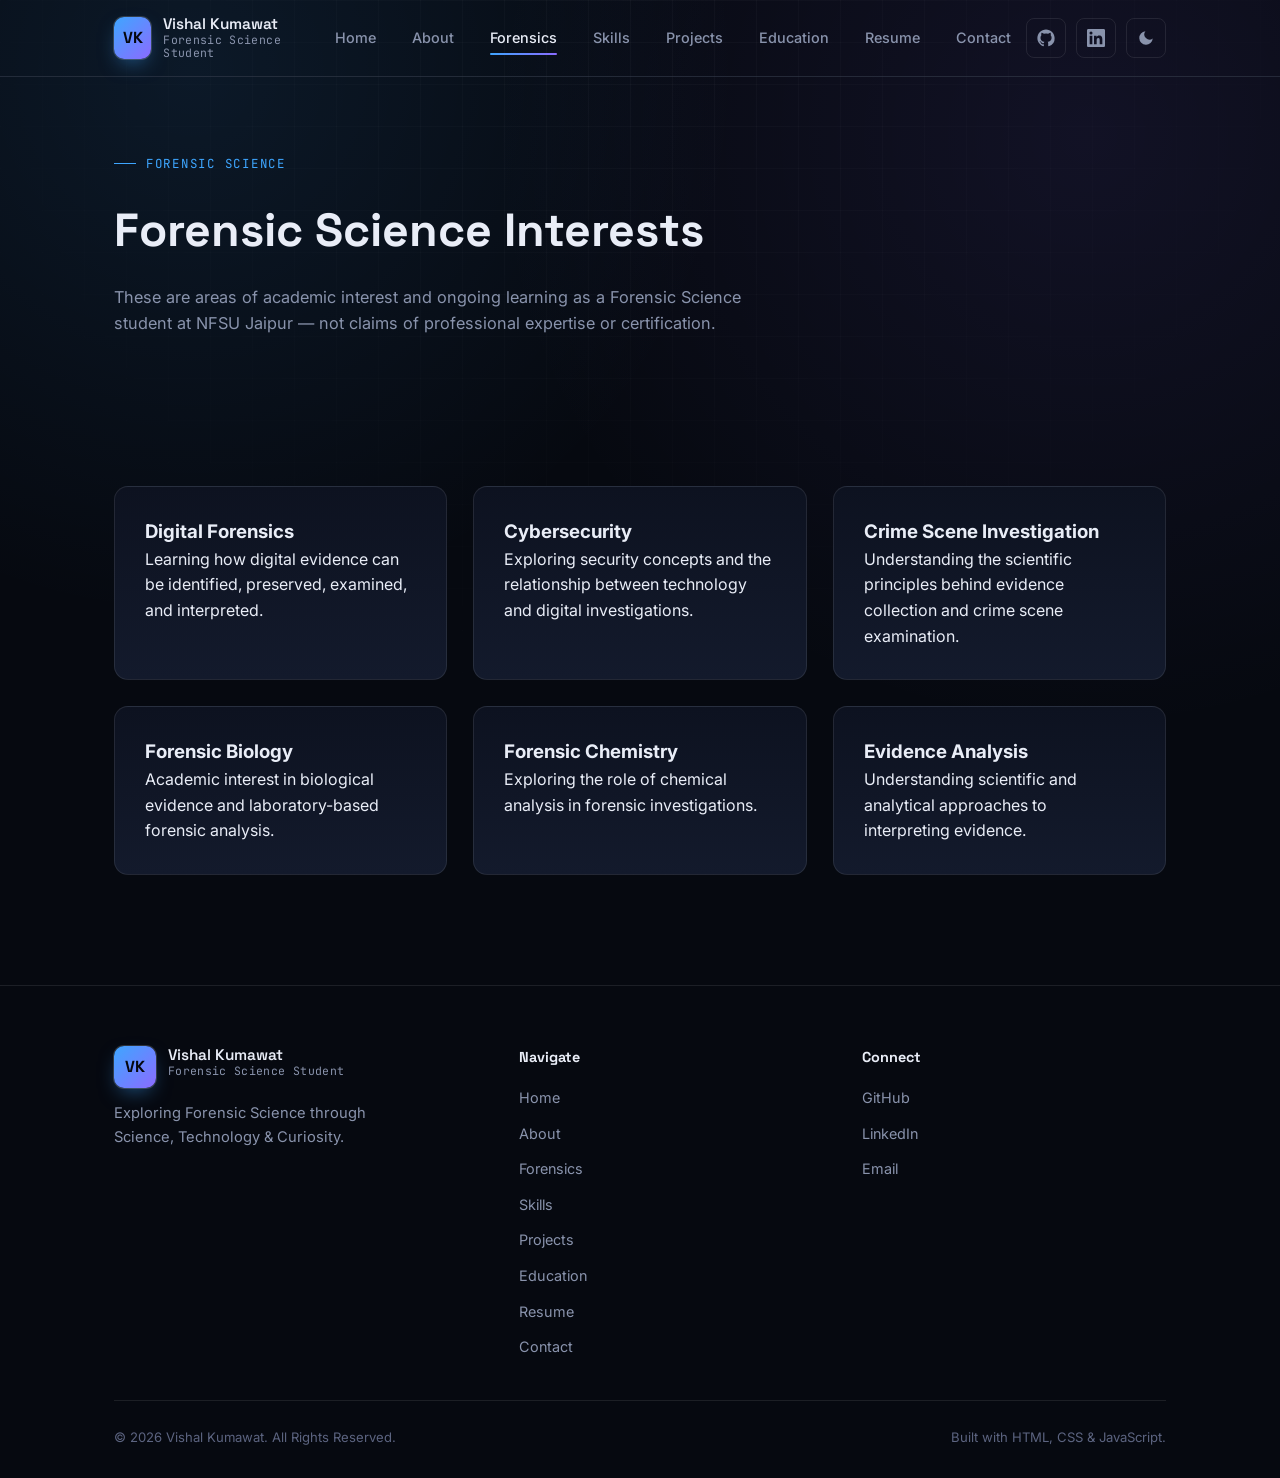
<file: forensic.html>
<!DOCTYPE html>
<html lang="en">
<head>
<meta charset="UTF-8" />
<meta name="viewport" content="width=device-width, initial-scale=1.0" />
<title>Forensic Science Interests | Vishal Kumawat</title>
<meta name="description" content="Academic interests in digital forensics, cybersecurity, crime scene investigation, forensic biology and chemistry, and evidence analysis." />
<meta name="keywords" content="Forensic Science, Digital Forensics, Cybersecurity, Crime Scene Investigation, Forensic Biology, Forensic Chemistry, Evidence Analysis" />
<meta name="author" content="Vishal Kumawat" />

<meta property="og:title" content="Forensic Science Interests | Vishal Kumawat" />
<meta property="og:description" content="Academic interests in digital forensics, cybersecurity, crime scene investigation, forensic biology and chemistry, and evidence analysis." />
<meta property="og:type" content="website" />
<meta property="og:image" content="me.jpg" />

<link rel="icon" href="data:image/svg+xml,<svg xmlns=%22http://www.w3.org/2000/svg%22 viewBox=%220 0 100 100%22><rect width=%22100%22 height=%22100%22 rx=%2222%22 fill=%22%233ea6ff%22/><text x=%2250%22 y=%2266%22 font-size=%2244%22 font-family=%22sans-serif%22 font-weight=%22700%22 fill=%22%2305070d%22 text-anchor=%22middle%22>VK</text></svg>" />

<link rel="stylesheet" href="css/style.css" />
<link rel="stylesheet" href="css/responsive.css" />
</head>
<body>
<div class="grid-overlay" aria-hidden="true"></div>
<div class="scroll-progress" role="presentation"></div>

<header class="navbar">
  <div class="nav-inner">
    <a href="index.html" class="brand">
      <span class="brand-mark">VK</span>
      <span class="brand-text">
        <span class="brand-name">Vishal Kumawat</span>
        <span class="brand-role">Forensic Science Student</span>
      </span>
    </a>

    <nav class="nav-links" aria-label="Primary navigation">
      <a href="index.html">Home</a>
      <a href="about.html">About</a>
      <a href="forensic.html">Forensics</a>
      <a href="skills.html">Skills</a>
      <a href="projects.html">Projects</a>
      <a href="education.html">Education</a>
      <a href="resume.html">Resume</a>
      <a href="contact.html">Contact</a>
    </nav>

    <div class="nav-actions">
      <a class="icon-btn" href="https://github.com/vishalkumawatsand" target="_blank" rel="noopener noreferrer" aria-label="GitHub profile">
        <svg viewBox="0 0 24 24" fill="currentColor"><path d="M12 .5C5.73.5.5 5.73.5 12c0 5.09 3.29 9.4 7.86 10.93.58.1.79-.25.79-.56v-2c-3.2.7-3.88-1.54-3.88-1.54-.53-1.34-1.29-1.7-1.29-1.7-1.05-.72.08-.71.08-.71 1.16.08 1.78 1.2 1.78 1.2 1.03 1.77 2.7 1.26 3.36.96.1-.75.4-1.26.73-1.55-2.55-.29-5.24-1.28-5.24-5.7 0-1.26.45-2.29 1.19-3.09-.12-.29-.52-1.47.11-3.06 0 0 .97-.31 3.18 1.18a11 11 0 0 1 5.79 0c2.2-1.49 3.17-1.18 3.17-1.18.64 1.59.24 2.77.12 3.06.74.8 1.18 1.83 1.18 3.09 0 4.43-2.7 5.4-5.27 5.69.42.36.78 1.07.78 2.17v3.22c0 .31.21.67.8.55A10.99 10.99 0 0 0 23.5 12C23.5 5.73 18.27.5 12 .5Z"/></svg>
      </a>
      <a class="icon-btn" href="https://www.linkedin.com/in/vishalkumawats" target="_blank" rel="noopener noreferrer" aria-label="LinkedIn profile">
        <svg viewBox="0 0 24 24" fill="currentColor"><path d="M20.45 20.45h-3.55v-5.57c0-1.33-.02-3.04-1.85-3.04-1.86 0-2.14 1.45-2.14 2.94v5.67H9.36V9h3.41v1.56h.05c.47-.9 1.63-1.85 3.36-1.85 3.6 0 4.27 2.37 4.27 5.45v6.29ZM5.34 7.43a2.06 2.06 0 1 1 0-4.12 2.06 2.06 0 0 1 0 4.12ZM7.12 20.45H3.56V9h3.56v11.45ZM22.22 0H1.77C.79 0 0 .77 0 1.73v20.54C0 23.23.79 24 1.77 24h20.45c.98 0 1.78-.77 1.78-1.73V1.73C24 .77 23.2 0 22.22 0Z"/></svg>
      </a>
      <button class="icon-btn theme-toggle" aria-label="Toggle light and dark theme" aria-pressed="false">
        <svg class="icon-moon" viewBox="0 0 24 24" fill="currentColor"><path d="M21 12.79A9 9 0 1 1 11.21 3a7 7 0 0 0 9.79 9.79Z"/></svg>
        <svg class="icon-sun" viewBox="0 0 24 24" fill="currentColor"><path d="M12 4V2m0 20v-2M4 12H2m20 0h-2M5.64 5.64 4.22 4.22m15.56 15.56-1.42-1.42M5.64 18.36 4.22 19.78M18.36 5.64l1.42-1.42M12 7a5 5 0 1 0 0 10 5 5 0 0 0 0-10Z" stroke="currentColor" stroke-width="1.8" fill="none" stroke-linecap="round"/></svg>
      </button>
      <button class="hamburger" aria-label="Toggle navigation menu" aria-expanded="false">
        <span></span><span></span><span></span>
      </button>
    </div>
  </div>
</header>

<nav class="mobile-nav" aria-label="Mobile navigation">
  <ul>
    <li><a href="index.html">Home</a></li>
    <li><a href="about.html">About</a></li>
    <li><a href="forensic.html">Forensics</a></li>
    <li><a href="skills.html">Skills</a></li>
    <li><a href="projects.html">Projects</a></li>
    <li><a href="education.html">Education</a></li>
    <li><a href="resume.html">Resume</a></li>
    <li><a href="contact.html">Contact</a></li>
  </ul>
  <div class="mobile-social">
    <a class="icon-btn" href="https://github.com/vishalkumawatsand" target="_blank" rel="noopener noreferrer" aria-label="GitHub">GH</a>
    <a class="icon-btn" href="https://www.linkedin.com/in/vishalkumawats" target="_blank" rel="noopener noreferrer" aria-label="LinkedIn">IN</a>
  </div>
</nav>


<main id="main-content">
<section class="page-header">
  <div class="container">
    <span class="eyebrow">FORENSIC SCIENCE</span>
    <h1>Forensic Science Interests</h1>
    <p>These are areas of academic interest and ongoing learning as a Forensic Science student at NFSU Jaipur — not claims of professional expertise or certification.</p>
  </div>
</section>

<section>
  <div class="container">
    <div class="grid-3">
      <div class="card reveal">
        <h3>Digital Forensics</h3>
        <p>Learning how digital evidence can be identified, preserved, examined, and interpreted.</p>
      </div>
      <div class="card reveal">
        <h3>Cybersecurity</h3>
        <p>Exploring security concepts and the relationship between technology and digital investigations.</p>
      </div>
      <div class="card reveal">
        <h3>Crime Scene Investigation</h3>
        <p>Understanding the scientific principles behind evidence collection and crime scene examination.</p>
      </div>
      <div class="card reveal">
        <h3>Forensic Biology</h3>
        <p>Academic interest in biological evidence and laboratory-based forensic analysis.</p>
      </div>
      <div class="card reveal">
        <h3>Forensic Chemistry</h3>
        <p>Exploring the role of chemical analysis in forensic investigations.</p>
      </div>
      <div class="card reveal">
        <h3>Evidence Analysis</h3>
        <p>Understanding scientific and analytical approaches to interpreting evidence.</p>
      </div>
    </div>
  </div>
</section>

</main>

<footer class="footer">
  <div class="container">
    <div class="footer-top">
      <div>
        <div class="footer-brand">
          <span class="brand-mark">VK</span>
          <span class="brand-text">
            <span class="brand-name">Vishal Kumawat</span>
            <span class="brand-role">Forensic Science Student</span>
          </span>
        </div>
        <p class="footer-tagline">Exploring Forensic Science through Science, Technology &amp; Curiosity.</p>
      </div>
      <div class="footer-col">
        <h4>Navigate</h4>
        <ul>
          <li><a href="index.html">Home</a></li>
          <li><a href="about.html">About</a></li>
          <li><a href="forensic.html">Forensics</a></li>
          <li><a href="skills.html">Skills</a></li>
          <li><a href="projects.html">Projects</a></li>
          <li><a href="education.html">Education</a></li>
          <li><a href="resume.html">Resume</a></li>
          <li><a href="contact.html">Contact</a></li>
        </ul>
      </div>
      <div class="footer-col">
        <h4>Connect</h4>
        <ul>
          <li><a href="https://github.com/vishalkumawatsand" target="_blank" rel="noopener noreferrer">GitHub</a></li>
          <li><a href="https://www.linkedin.com/in/vishalkumawats" target="_blank" rel="noopener noreferrer">LinkedIn</a></li>
          <li><a href="mailto:vishalkumawat4493@gmail.com">Email</a></li>
        </ul>
      </div>
    </div>
    <div class="footer-bottom">
      <span>&copy; 2026 Vishal Kumawat. All Rights Reserved.</span>
      <span>Built with HTML, CSS &amp; JavaScript.</span>
    </div>
  </div>
</footer>

<button class="back-to-top" aria-label="Back to top">
  <svg viewBox="0 0 24 24" fill="none" stroke="currentColor" stroke-width="2"><path d="m5 15 7-7 7 7"/></svg>
</button>


<script src="js/script.js"></script>
</body>
</html>
</file>
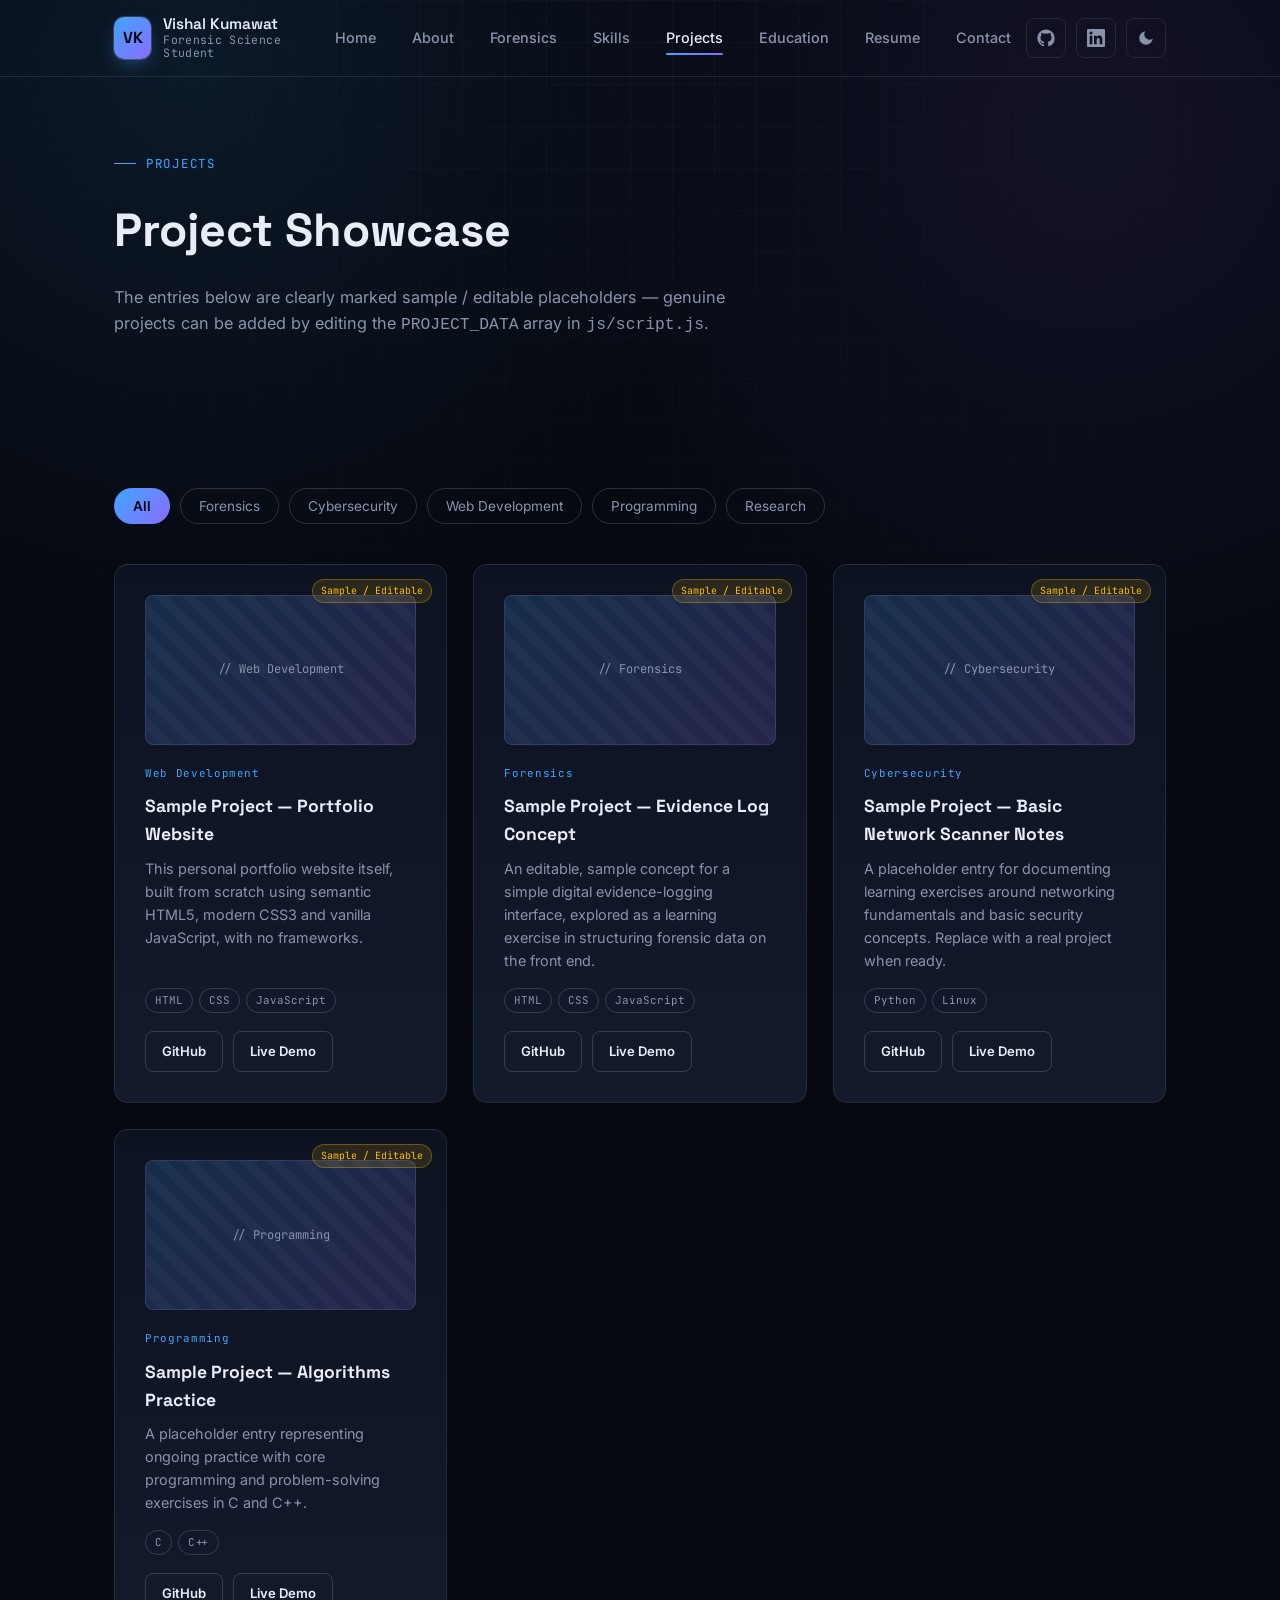
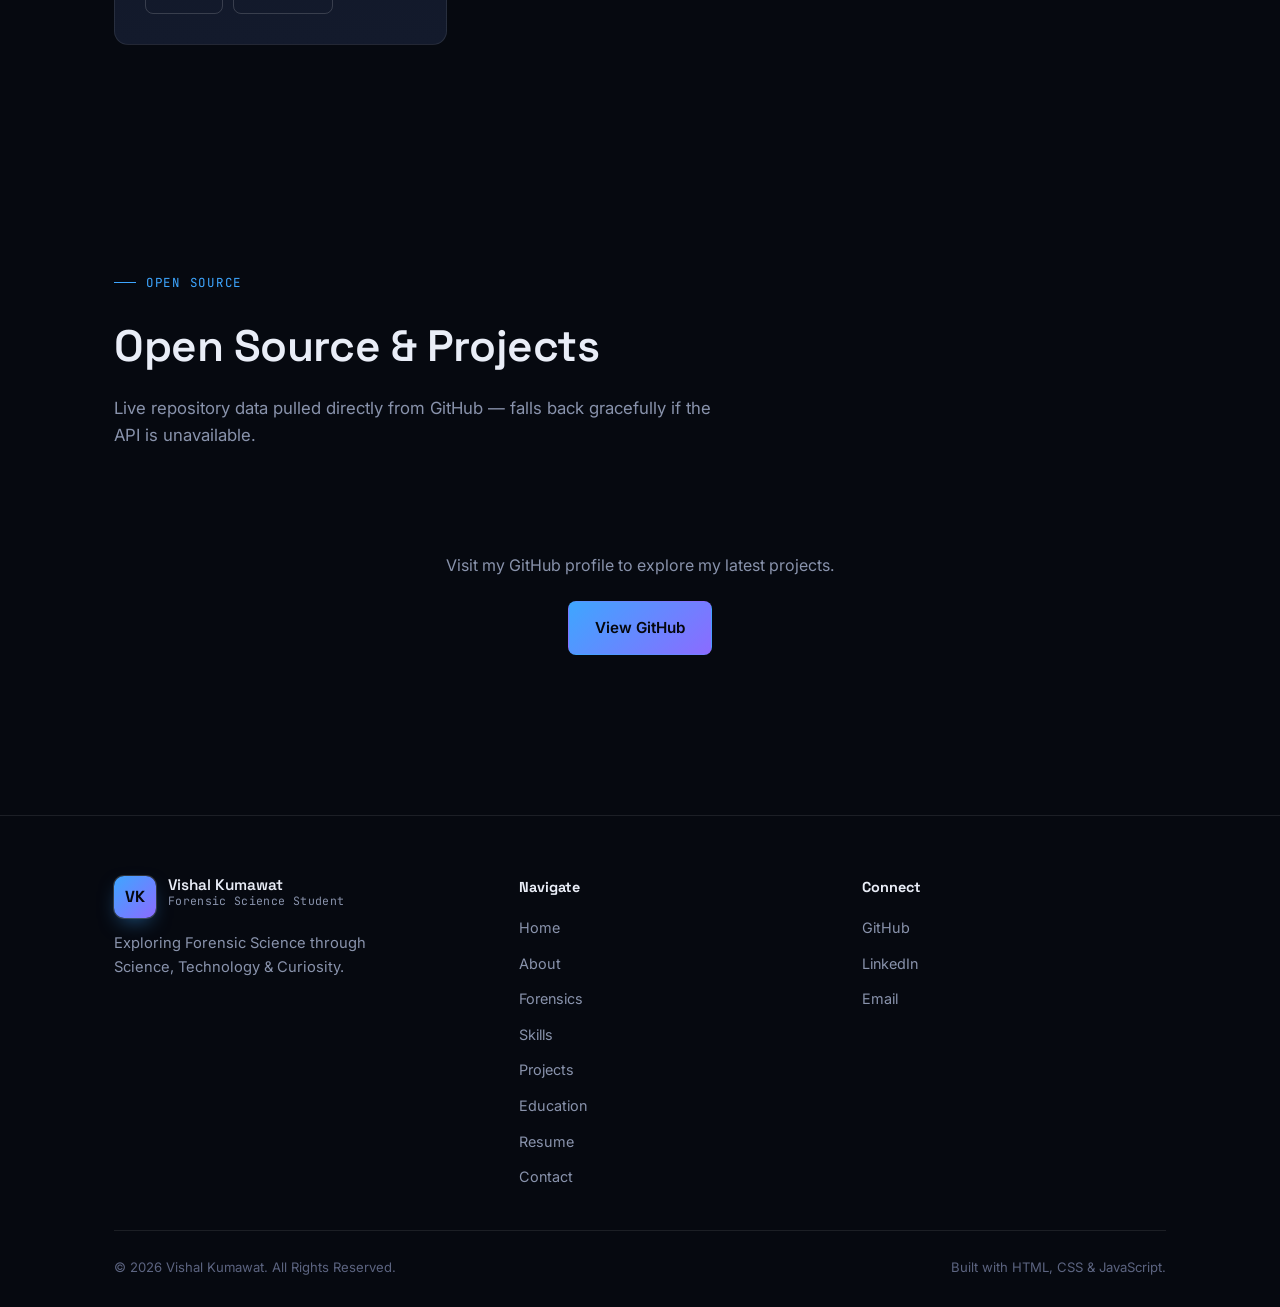
<file: projects.html>
<!DOCTYPE html>
<html lang="en">
<head>
<meta charset="UTF-8" />
<meta name="viewport" content="width=device-width, initial-scale=1.0" />
<title>Projects | Vishal Kumawat | Forensic Science Student</title>
<meta name="description" content="Sample and editable project showcase spanning forensics, cybersecurity, web development, programming, and research." />
<meta name="keywords" content="Projects, Portfolio, Forensic Science, Web Development, Programming, GitHub" />
<meta name="author" content="Vishal Kumawat" />

<meta property="og:title" content="Projects | Vishal Kumawat | Forensic Science Student" />
<meta property="og:description" content="Sample and editable project showcase spanning forensics, cybersecurity, web development, programming, and research." />
<meta property="og:type" content="website" />
<meta property="og:image" content="me.jpg" />

<link rel="icon" href="data:image/svg+xml,<svg xmlns=%22http://www.w3.org/2000/svg%22 viewBox=%220 0 100 100%22><rect width=%22100%22 height=%22100%22 rx=%2222%22 fill=%22%233ea6ff%22/><text x=%2250%22 y=%2266%22 font-size=%2244%22 font-family=%22sans-serif%22 font-weight=%22700%22 fill=%22%2305070d%22 text-anchor=%22middle%22>VK</text></svg>" />

<link rel="stylesheet" href="css/style.css" />
<link rel="stylesheet" href="css/responsive.css" />
</head>
<body>
<div class="grid-overlay" aria-hidden="true"></div>
<div class="scroll-progress" role="presentation"></div>

<header class="navbar">
  <div class="nav-inner">
    <a href="index.html" class="brand">
      <span class="brand-mark">VK</span>
      <span class="brand-text">
        <span class="brand-name">Vishal Kumawat</span>
        <span class="brand-role">Forensic Science Student</span>
      </span>
    </a>

    <nav class="nav-links" aria-label="Primary navigation">
      <a href="index.html">Home</a>
      <a href="about.html">About</a>
      <a href="forensic.html">Forensics</a>
      <a href="skills.html">Skills</a>
      <a href="projects.html">Projects</a>
      <a href="education.html">Education</a>
      <a href="resume.html">Resume</a>
      <a href="contact.html">Contact</a>
    </nav>

    <div class="nav-actions">
      <a class="icon-btn" href="https://github.com/vishalkumawatsand" target="_blank" rel="noopener noreferrer" aria-label="GitHub profile">
        <svg viewBox="0 0 24 24" fill="currentColor"><path d="M12 .5C5.73.5.5 5.73.5 12c0 5.09 3.29 9.4 7.86 10.93.58.1.79-.25.79-.56v-2c-3.2.7-3.88-1.54-3.88-1.54-.53-1.34-1.29-1.7-1.29-1.7-1.05-.72.08-.71.08-.71 1.16.08 1.78 1.2 1.78 1.2 1.03 1.77 2.7 1.26 3.36.96.1-.75.4-1.26.73-1.55-2.55-.29-5.24-1.28-5.24-5.7 0-1.26.45-2.29 1.19-3.09-.12-.29-.52-1.47.11-3.06 0 0 .97-.31 3.18 1.18a11 11 0 0 1 5.79 0c2.2-1.49 3.17-1.18 3.17-1.18.64 1.59.24 2.77.12 3.06.74.8 1.18 1.83 1.18 3.09 0 4.43-2.7 5.4-5.27 5.69.42.36.78 1.07.78 2.17v3.22c0 .31.21.67.8.55A10.99 10.99 0 0 0 23.5 12C23.5 5.73 18.27.5 12 .5Z"/></svg>
      </a>
      <a class="icon-btn" href="https://www.linkedin.com/in/vishalkumawats" target="_blank" rel="noopener noreferrer" aria-label="LinkedIn profile">
        <svg viewBox="0 0 24 24" fill="currentColor"><path d="M20.45 20.45h-3.55v-5.57c0-1.33-.02-3.04-1.85-3.04-1.86 0-2.14 1.45-2.14 2.94v5.67H9.36V9h3.41v1.56h.05c.47-.9 1.63-1.85 3.36-1.85 3.6 0 4.27 2.37 4.27 5.45v6.29ZM5.34 7.43a2.06 2.06 0 1 1 0-4.12 2.06 2.06 0 0 1 0 4.12ZM7.12 20.45H3.56V9h3.56v11.45ZM22.22 0H1.77C.79 0 0 .77 0 1.73v20.54C0 23.23.79 24 1.77 24h20.45c.98 0 1.78-.77 1.78-1.73V1.73C24 .77 23.2 0 22.22 0Z"/></svg>
      </a>
      <button class="icon-btn theme-toggle" aria-label="Toggle light and dark theme" aria-pressed="false">
        <svg class="icon-moon" viewBox="0 0 24 24" fill="currentColor"><path d="M21 12.79A9 9 0 1 1 11.21 3a7 7 0 0 0 9.79 9.79Z"/></svg>
        <svg class="icon-sun" viewBox="0 0 24 24" fill="currentColor"><path d="M12 4V2m0 20v-2M4 12H2m20 0h-2M5.64 5.64 4.22 4.22m15.56 15.56-1.42-1.42M5.64 18.36 4.22 19.78M18.36 5.64l1.42-1.42M12 7a5 5 0 1 0 0 10 5 5 0 0 0 0-10Z" stroke="currentColor" stroke-width="1.8" fill="none" stroke-linecap="round"/></svg>
      </button>
      <button class="hamburger" aria-label="Toggle navigation menu" aria-expanded="false">
        <span></span><span></span><span></span>
      </button>
    </div>
  </div>
</header>

<nav class="mobile-nav" aria-label="Mobile navigation">
  <ul>
    <li><a href="index.html">Home</a></li>
    <li><a href="about.html">About</a></li>
    <li><a href="forensic.html">Forensics</a></li>
    <li><a href="skills.html">Skills</a></li>
    <li><a href="projects.html">Projects</a></li>
    <li><a href="education.html">Education</a></li>
    <li><a href="resume.html">Resume</a></li>
    <li><a href="contact.html">Contact</a></li>
  </ul>
  <div class="mobile-social">
    <a class="icon-btn" href="https://github.com/vishalkumawatsand" target="_blank" rel="noopener noreferrer" aria-label="GitHub">GH</a>
    <a class="icon-btn" href="https://www.linkedin.com/in/vishalkumawats" target="_blank" rel="noopener noreferrer" aria-label="LinkedIn">IN</a>
  </div>
</nav>


<main id="main-content">
<section class="page-header">
  <div class="container">
    <span class="eyebrow">PROJECTS</span>
    <h1>Project Showcase</h1>
    <p>The entries below are clearly marked sample / editable placeholders — genuine projects can be added by editing the <code>PROJECT_DATA</code> array in <code>js/script.js</code>.</p>
  </div>
</section>

<section>
  <div class="container">
    <div class="project-filters" role="group" aria-label="Filter projects by category">
      <button class="filter-btn active" data-filter="all">All</button>
      <button class="filter-btn" data-filter="Forensics">Forensics</button>
      <button class="filter-btn" data-filter="Cybersecurity">Cybersecurity</button>
      <button class="filter-btn" data-filter="Web Development">Web Development</button>
      <button class="filter-btn" data-filter="Programming">Programming</button>
      <button class="filter-btn" data-filter="Research">Research</button>
    </div>

    <div class="project-grid"></div>
  </div>
</section>

<section aria-labelledby="github-heading">
  <div class="container">
    <span class="eyebrow">OPEN SOURCE</span>
    <h2 class="section-heading" id="github-heading">Open Source &amp; Projects</h2>
    <p class="section-lead">Live repository data pulled directly from GitHub — falls back gracefully if the API is unavailable.</p>
    <div class="github-repos"></div>
  </div>
</section>

<div class="modal-overlay" aria-hidden="true" role="dialog" aria-modal="true" aria-labelledby="modal-title">
  <div class="modal-box">
    <button class="modal-close" aria-label="Close project details">
      <svg viewBox="0 0 24 24" width="16" height="16" fill="none" stroke="currentColor" stroke-width="2"><path d="M6 6l12 12M18 6 6 18"/></svg>
    </button>
    <span class="modal-category"></span>
    <h3 class="modal-title" id="modal-title"></h3>
    <p class="modal-desc"></p>
    <div class="tech-badges modal-tech"></div>
    <div class="project-links">
      <a class="btn btn-outline btn-small modal-github" href="#" target="_blank" rel="noopener noreferrer">GitHub</a>
      <a class="btn btn-primary btn-small modal-demo" href="#" target="_blank" rel="noopener noreferrer">Live Demo</a>
    </div>
  </div>
</div>

</main>

<footer class="footer">
  <div class="container">
    <div class="footer-top">
      <div>
        <div class="footer-brand">
          <span class="brand-mark">VK</span>
          <span class="brand-text">
            <span class="brand-name">Vishal Kumawat</span>
            <span class="brand-role">Forensic Science Student</span>
          </span>
        </div>
        <p class="footer-tagline">Exploring Forensic Science through Science, Technology &amp; Curiosity.</p>
      </div>
      <div class="footer-col">
        <h4>Navigate</h4>
        <ul>
          <li><a href="index.html">Home</a></li>
          <li><a href="about.html">About</a></li>
          <li><a href="forensic.html">Forensics</a></li>
          <li><a href="skills.html">Skills</a></li>
          <li><a href="projects.html">Projects</a></li>
          <li><a href="education.html">Education</a></li>
          <li><a href="resume.html">Resume</a></li>
          <li><a href="contact.html">Contact</a></li>
        </ul>
      </div>
      <div class="footer-col">
        <h4>Connect</h4>
        <ul>
          <li><a href="https://github.com/vishalkumawatsand" target="_blank" rel="noopener noreferrer">GitHub</a></li>
          <li><a href="https://www.linkedin.com/in/vishalkumawats" target="_blank" rel="noopener noreferrer">LinkedIn</a></li>
          <li><a href="mailto:vishalkumawat4493@gmail.com">Email</a></li>
        </ul>
      </div>
    </div>
    <div class="footer-bottom">
      <span>&copy; 2026 Vishal Kumawat. All Rights Reserved.</span>
      <span>Built with HTML, CSS &amp; JavaScript.</span>
    </div>
  </div>
</footer>

<button class="back-to-top" aria-label="Back to top">
  <svg viewBox="0 0 24 24" fill="none" stroke="currentColor" stroke-width="2"><path d="m5 15 7-7 7 7"/></svg>
</button>


<script src="js/script.js"></script>
</body>
</html>
</file>
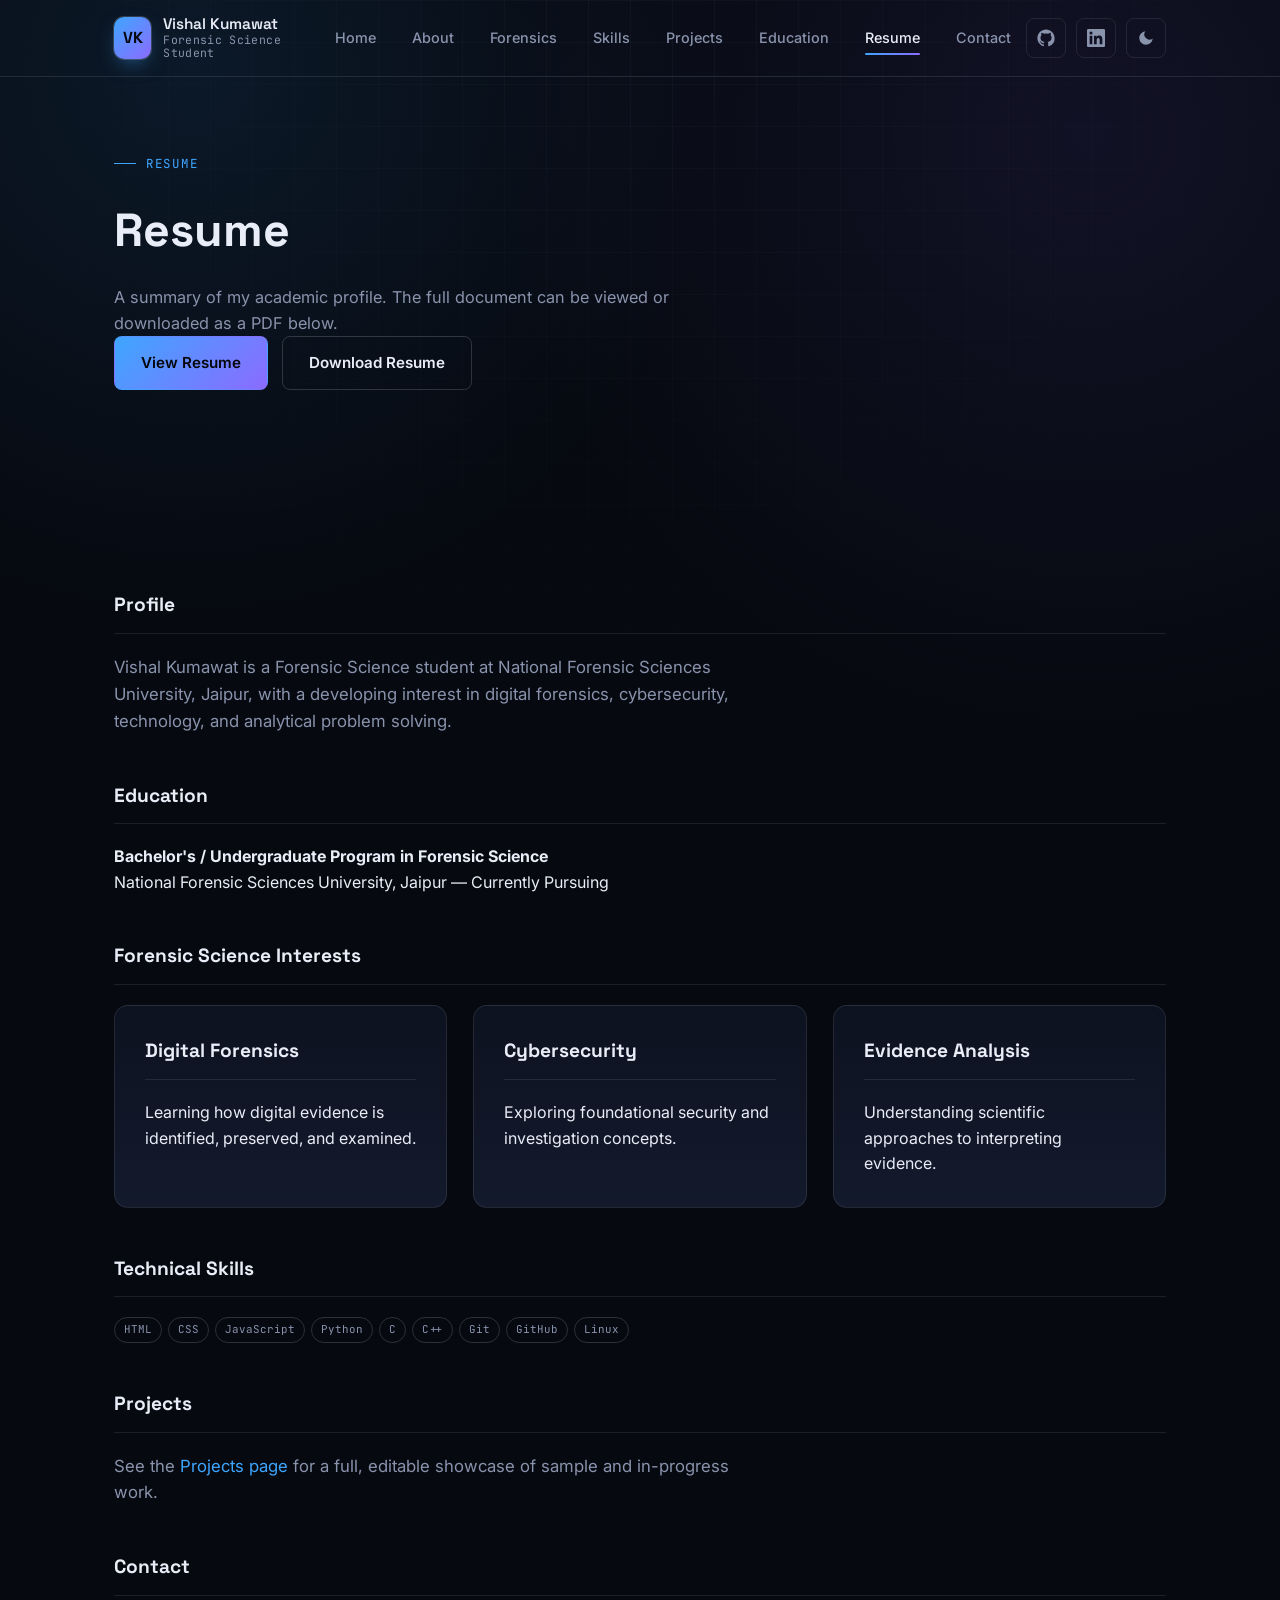
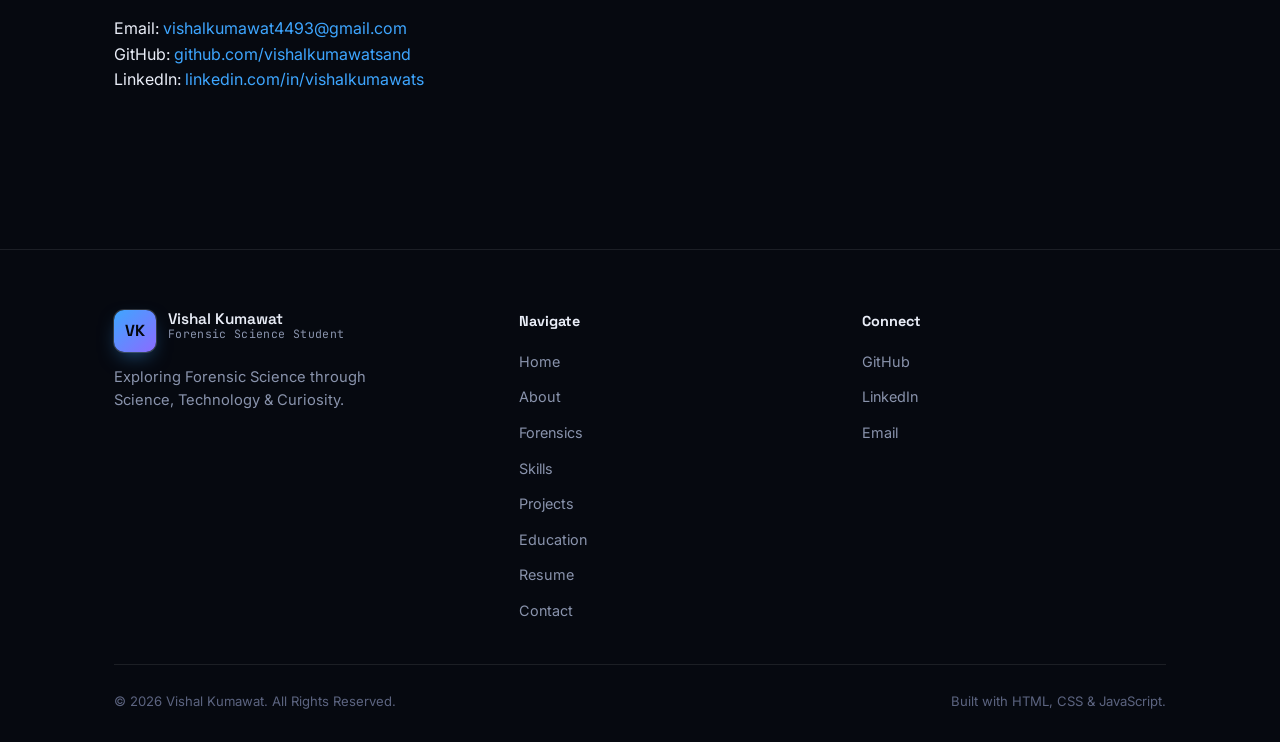
<file: resume.html>
<!DOCTYPE html>
<html lang="en">
<head>
<meta charset="UTF-8" />
<meta name="viewport" content="width=device-width, initial-scale=1.0" />
<title>Resume | Vishal Kumawat | Forensic Science Student</title>
<meta name="description" content="Resume summary for Vishal Kumawat, a Forensic Science student at National Forensic Sciences University, Jaipur." />
<meta name="keywords" content="Resume, CV, Vishal Kumawat, Forensic Science Student" />
<meta name="author" content="Vishal Kumawat" />

<meta property="og:title" content="Resume | Vishal Kumawat | Forensic Science Student" />
<meta property="og:description" content="Resume summary for Vishal Kumawat, a Forensic Science student at National Forensic Sciences University, Jaipur." />
<meta property="og:type" content="website" />
<meta property="og:image" content="me.jpg" />

<link rel="icon" href="data:image/svg+xml,<svg xmlns=%22http://www.w3.org/2000/svg%22 viewBox=%220 0 100 100%22><rect width=%22100%22 height=%22100%22 rx=%2222%22 fill=%22%233ea6ff%22/><text x=%2250%22 y=%2266%22 font-size=%2244%22 font-family=%22sans-serif%22 font-weight=%22700%22 fill=%22%2305070d%22 text-anchor=%22middle%22>VK</text></svg>" />

<link rel="stylesheet" href="css/style.css" />
<link rel="stylesheet" href="css/responsive.css" />
</head>
<body>
<div class="grid-overlay" aria-hidden="true"></div>
<div class="scroll-progress" role="presentation"></div>

<header class="navbar">
  <div class="nav-inner">
    <a href="index.html" class="brand">
      <span class="brand-mark">VK</span>
      <span class="brand-text">
        <span class="brand-name">Vishal Kumawat</span>
        <span class="brand-role">Forensic Science Student</span>
      </span>
    </a>

    <nav class="nav-links" aria-label="Primary navigation">
      <a href="index.html">Home</a>
      <a href="about.html">About</a>
      <a href="forensic.html">Forensics</a>
      <a href="skills.html">Skills</a>
      <a href="projects.html">Projects</a>
      <a href="education.html">Education</a>
      <a href="resume.html">Resume</a>
      <a href="contact.html">Contact</a>
    </nav>

    <div class="nav-actions">
      <a class="icon-btn" href="https://github.com/vishalkumawatsand" target="_blank" rel="noopener noreferrer" aria-label="GitHub profile">
        <svg viewBox="0 0 24 24" fill="currentColor"><path d="M12 .5C5.73.5.5 5.73.5 12c0 5.09 3.29 9.4 7.86 10.93.58.1.79-.25.79-.56v-2c-3.2.7-3.88-1.54-3.88-1.54-.53-1.34-1.29-1.7-1.29-1.7-1.05-.72.08-.71.08-.71 1.16.08 1.78 1.2 1.78 1.2 1.03 1.77 2.7 1.26 3.36.96.1-.75.4-1.26.73-1.55-2.55-.29-5.24-1.28-5.24-5.7 0-1.26.45-2.29 1.19-3.09-.12-.29-.52-1.47.11-3.06 0 0 .97-.31 3.18 1.18a11 11 0 0 1 5.79 0c2.2-1.49 3.17-1.18 3.17-1.18.64 1.59.24 2.77.12 3.06.74.8 1.18 1.83 1.18 3.09 0 4.43-2.7 5.4-5.27 5.69.42.36.78 1.07.78 2.17v3.22c0 .31.21.67.8.55A10.99 10.99 0 0 0 23.5 12C23.5 5.73 18.27.5 12 .5Z"/></svg>
      </a>
      <a class="icon-btn" href="https://www.linkedin.com/in/vishalkumawats" target="_blank" rel="noopener noreferrer" aria-label="LinkedIn profile">
        <svg viewBox="0 0 24 24" fill="currentColor"><path d="M20.45 20.45h-3.55v-5.57c0-1.33-.02-3.04-1.85-3.04-1.86 0-2.14 1.45-2.14 2.94v5.67H9.36V9h3.41v1.56h.05c.47-.9 1.63-1.85 3.36-1.85 3.6 0 4.27 2.37 4.27 5.45v6.29ZM5.34 7.43a2.06 2.06 0 1 1 0-4.12 2.06 2.06 0 0 1 0 4.12ZM7.12 20.45H3.56V9h3.56v11.45ZM22.22 0H1.77C.79 0 0 .77 0 1.73v20.54C0 23.23.79 24 1.77 24h20.45c.98 0 1.78-.77 1.78-1.73V1.73C24 .77 23.2 0 22.22 0Z"/></svg>
      </a>
      <button class="icon-btn theme-toggle" aria-label="Toggle light and dark theme" aria-pressed="false">
        <svg class="icon-moon" viewBox="0 0 24 24" fill="currentColor"><path d="M21 12.79A9 9 0 1 1 11.21 3a7 7 0 0 0 9.79 9.79Z"/></svg>
        <svg class="icon-sun" viewBox="0 0 24 24" fill="currentColor"><path d="M12 4V2m0 20v-2M4 12H2m20 0h-2M5.64 5.64 4.22 4.22m15.56 15.56-1.42-1.42M5.64 18.36 4.22 19.78M18.36 5.64l1.42-1.42M12 7a5 5 0 1 0 0 10 5 5 0 0 0 0-10Z" stroke="currentColor" stroke-width="1.8" fill="none" stroke-linecap="round"/></svg>
      </button>
      <button class="hamburger" aria-label="Toggle navigation menu" aria-expanded="false">
        <span></span><span></span><span></span>
      </button>
    </div>
  </div>
</header>

<nav class="mobile-nav" aria-label="Mobile navigation">
  <ul>
    <li><a href="index.html">Home</a></li>
    <li><a href="about.html">About</a></li>
    <li><a href="forensic.html">Forensics</a></li>
    <li><a href="skills.html">Skills</a></li>
    <li><a href="projects.html">Projects</a></li>
    <li><a href="education.html">Education</a></li>
    <li><a href="resume.html">Resume</a></li>
    <li><a href="contact.html">Contact</a></li>
  </ul>
  <div class="mobile-social">
    <a class="icon-btn" href="https://github.com/vishalkumawatsand" target="_blank" rel="noopener noreferrer" aria-label="GitHub">GH</a>
    <a class="icon-btn" href="https://www.linkedin.com/in/vishalkumawats" target="_blank" rel="noopener noreferrer" aria-label="LinkedIn">IN</a>
  </div>
</nav>


<main id="main-content">
<section class="page-header">
  <div class="container">
    <span class="eyebrow">RESUME</span>
    <h1>Resume</h1>
    <p>A summary of my academic profile. The full document can be viewed or downloaded as a PDF below.</p>

    <div class="resume-actions">
      <a href="resume.pdf" target="_blank" rel="noopener noreferrer" class="btn btn-primary resume-link">View Resume</a>
      <a href="resume.pdf" download class="btn btn-outline resume-link">Download Resume</a>
    </div>
    <div class="resume-missing">
      <strong>resume.pdf</strong> could not be found in this folder yet. Add a file named <code>resume.pdf</code> to the project root to enable this button.
    </div>
  </div>
</section>

<section>
  <div class="container">

    <div class="resume-section reveal">
      <h3>Profile</h3>
      <p class="section-lead" style="margin-bottom:0;">Vishal Kumawat is a Forensic Science student at National Forensic Sciences University, Jaipur, with a developing interest in digital forensics, cybersecurity, technology, and analytical problem solving.</p>
    </div>

    <div class="resume-section reveal">
      <h3>Education</h3>
      <p><strong>Bachelor's / Undergraduate Program in Forensic Science</strong><br />
      National Forensic Sciences University, Jaipur — Currently Pursuing</p>
    </div>

    <div class="resume-section reveal">
      <h3>Forensic Science Interests</h3>
      <div class="grid-3">
        <div class="card"><h3>Digital Forensics</h3><p>Learning how digital evidence is identified, preserved, and examined.</p></div>
        <div class="card"><h3>Cybersecurity</h3><p>Exploring foundational security and investigation concepts.</p></div>
        <div class="card"><h3>Evidence Analysis</h3><p>Understanding scientific approaches to interpreting evidence.</p></div>
      </div>
    </div>

    <div class="resume-section reveal">
      <h3>Technical Skills</h3>
      <div class="tech-badges">
        <span class="tech-badge">HTML</span><span class="tech-badge">CSS</span><span class="tech-badge">JavaScript</span>
        <span class="tech-badge">Python</span><span class="tech-badge">C</span><span class="tech-badge">C++</span>
        <span class="tech-badge">Git</span><span class="tech-badge">GitHub</span><span class="tech-badge">Linux</span>
      </div>
    </div>

    <div class="resume-section reveal">
      <h3>Projects</h3>
      <p class="section-lead" style="margin-bottom:0;">See the <a href="projects.html" style="color:var(--primary);">Projects page</a> for a full, editable showcase of sample and in-progress work.</p>
    </div>

    <div class="resume-section reveal">
      <h3>Contact</h3>
      <p>Email: <a href="mailto:vishalkumawat4493@gmail.com" style="color:var(--primary);">vishalkumawat4493@gmail.com</a><br />
      GitHub: <a href="https://github.com/vishalkumawatsand" target="_blank" rel="noopener noreferrer" style="color:var(--primary);">github.com/vishalkumawatsand</a><br />
      LinkedIn: <a href="https://www.linkedin.com/in/vishalkumawats" target="_blank" rel="noopener noreferrer" style="color:var(--primary);">linkedin.com/in/vishalkumawats</a></p>
    </div>

  </div>
</section>

</main>

<footer class="footer">
  <div class="container">
    <div class="footer-top">
      <div>
        <div class="footer-brand">
          <span class="brand-mark">VK</span>
          <span class="brand-text">
            <span class="brand-name">Vishal Kumawat</span>
            <span class="brand-role">Forensic Science Student</span>
          </span>
        </div>
        <p class="footer-tagline">Exploring Forensic Science through Science, Technology &amp; Curiosity.</p>
      </div>
      <div class="footer-col">
        <h4>Navigate</h4>
        <ul>
          <li><a href="index.html">Home</a></li>
          <li><a href="about.html">About</a></li>
          <li><a href="forensic.html">Forensics</a></li>
          <li><a href="skills.html">Skills</a></li>
          <li><a href="projects.html">Projects</a></li>
          <li><a href="education.html">Education</a></li>
          <li><a href="resume.html">Resume</a></li>
          <li><a href="contact.html">Contact</a></li>
        </ul>
      </div>
      <div class="footer-col">
        <h4>Connect</h4>
        <ul>
          <li><a href="https://github.com/vishalkumawatsand" target="_blank" rel="noopener noreferrer">GitHub</a></li>
          <li><a href="https://www.linkedin.com/in/vishalkumawats" target="_blank" rel="noopener noreferrer">LinkedIn</a></li>
          <li><a href="mailto:vishalkumawat4493@gmail.com">Email</a></li>
        </ul>
      </div>
    </div>
    <div class="footer-bottom">
      <span>&copy; 2026 Vishal Kumawat. All Rights Reserved.</span>
      <span>Built with HTML, CSS &amp; JavaScript.</span>
    </div>
  </div>
</footer>

<button class="back-to-top" aria-label="Back to top">
  <svg viewBox="0 0 24 24" fill="none" stroke="currentColor" stroke-width="2"><path d="m5 15 7-7 7 7"/></svg>
</button>


<script src="js/script.js"></script>
</body>
</html>
</file>
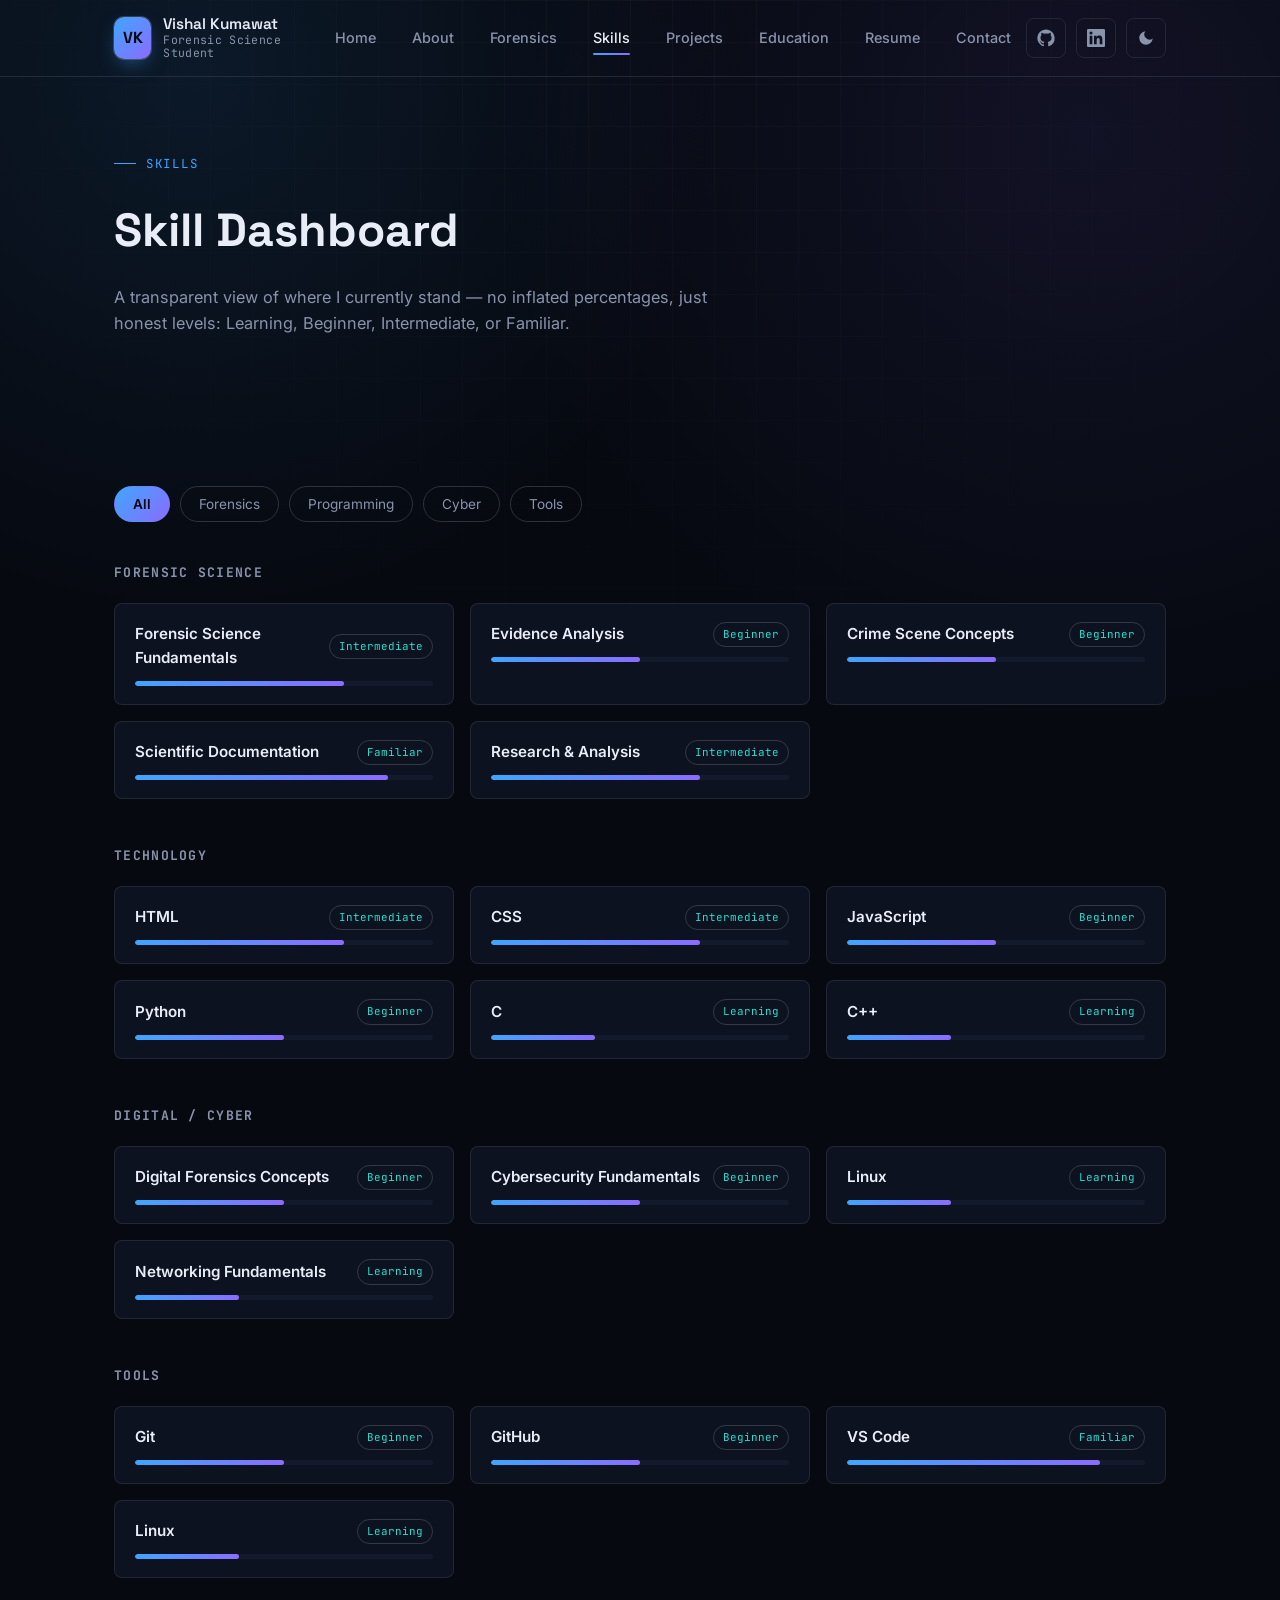
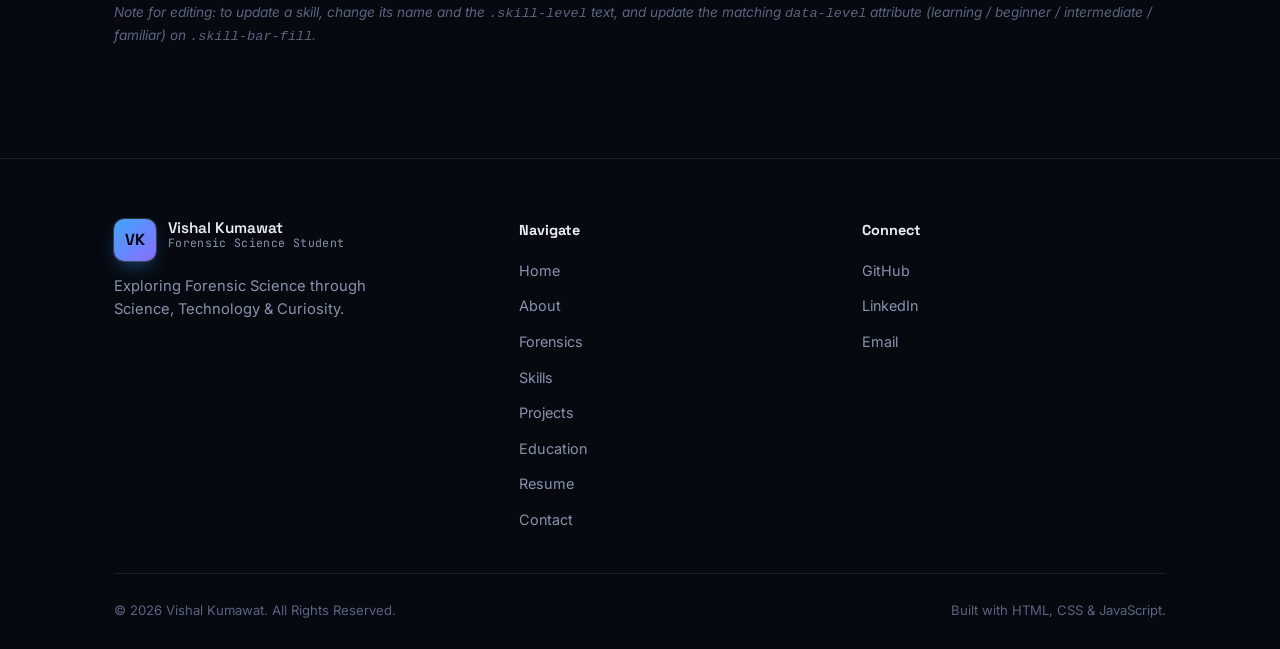
<file: skills.html>
<!DOCTYPE html>
<html lang="en">
<head>
<meta charset="UTF-8" />
<meta name="viewport" content="width=device-width, initial-scale=1.0" />
<title>Skills | Vishal Kumawat | Forensic Science Student</title>
<meta name="description" content="Skill dashboard covering forensic science, technology, digital/cyber, and tools for Vishal Kumawat, a Forensic Science student at NFSU Jaipur." />
<meta name="keywords" content="Skills, Forensic Science, Programming, Cybersecurity, Tools, HTML, CSS, JavaScript, Python" />
<meta name="author" content="Vishal Kumawat" />

<meta property="og:title" content="Skills | Vishal Kumawat | Forensic Science Student" />
<meta property="og:description" content="Skill dashboard covering forensic science, technology, digital/cyber, and tools for Vishal Kumawat, a Forensic Science student at NFSU Jaipur." />
<meta property="og:type" content="website" />
<meta property="og:image" content="me.jpg" />

<link rel="icon" href="data:image/svg+xml,<svg xmlns=%22http://www.w3.org/2000/svg%22 viewBox=%220 0 100 100%22><rect width=%22100%22 height=%22100%22 rx=%2222%22 fill=%22%233ea6ff%22/><text x=%2250%22 y=%2266%22 font-size=%2244%22 font-family=%22sans-serif%22 font-weight=%22700%22 fill=%22%2305070d%22 text-anchor=%22middle%22>VK</text></svg>" />

<link rel="stylesheet" href="css/style.css" />
<link rel="stylesheet" href="css/responsive.css" />
</head>
<body>
<div class="grid-overlay" aria-hidden="true"></div>
<div class="scroll-progress" role="presentation"></div>

<header class="navbar">
  <div class="nav-inner">
    <a href="index.html" class="brand">
      <span class="brand-mark">VK</span>
      <span class="brand-text">
        <span class="brand-name">Vishal Kumawat</span>
        <span class="brand-role">Forensic Science Student</span>
      </span>
    </a>

    <nav class="nav-links" aria-label="Primary navigation">
      <a href="index.html">Home</a>
      <a href="about.html">About</a>
      <a href="forensic.html">Forensics</a>
      <a href="skills.html">Skills</a>
      <a href="projects.html">Projects</a>
      <a href="education.html">Education</a>
      <a href="resume.html">Resume</a>
      <a href="contact.html">Contact</a>
    </nav>

    <div class="nav-actions">
      <a class="icon-btn" href="https://github.com/vishalkumawatsand" target="_blank" rel="noopener noreferrer" aria-label="GitHub profile">
        <svg viewBox="0 0 24 24" fill="currentColor"><path d="M12 .5C5.73.5.5 5.73.5 12c0 5.09 3.29 9.4 7.86 10.93.58.1.79-.25.79-.56v-2c-3.2.7-3.88-1.54-3.88-1.54-.53-1.34-1.29-1.7-1.29-1.7-1.05-.72.08-.71.08-.71 1.16.08 1.78 1.2 1.78 1.2 1.03 1.77 2.7 1.26 3.36.96.1-.75.4-1.26.73-1.55-2.55-.29-5.24-1.28-5.24-5.7 0-1.26.45-2.29 1.19-3.09-.12-.29-.52-1.47.11-3.06 0 0 .97-.31 3.18 1.18a11 11 0 0 1 5.79 0c2.2-1.49 3.17-1.18 3.17-1.18.64 1.59.24 2.77.12 3.06.74.8 1.18 1.83 1.18 3.09 0 4.43-2.7 5.4-5.27 5.69.42.36.78 1.07.78 2.17v3.22c0 .31.21.67.8.55A10.99 10.99 0 0 0 23.5 12C23.5 5.73 18.27.5 12 .5Z"/></svg>
      </a>
      <a class="icon-btn" href="https://www.linkedin.com/in/vishalkumawats" target="_blank" rel="noopener noreferrer" aria-label="LinkedIn profile">
        <svg viewBox="0 0 24 24" fill="currentColor"><path d="M20.45 20.45h-3.55v-5.57c0-1.33-.02-3.04-1.85-3.04-1.86 0-2.14 1.45-2.14 2.94v5.67H9.36V9h3.41v1.56h.05c.47-.9 1.63-1.85 3.36-1.85 3.6 0 4.27 2.37 4.27 5.45v6.29ZM5.34 7.43a2.06 2.06 0 1 1 0-4.12 2.06 2.06 0 0 1 0 4.12ZM7.12 20.45H3.56V9h3.56v11.45ZM22.22 0H1.77C.79 0 0 .77 0 1.73v20.54C0 23.23.79 24 1.77 24h20.45c.98 0 1.78-.77 1.78-1.73V1.73C24 .77 23.2 0 22.22 0Z"/></svg>
      </a>
      <button class="icon-btn theme-toggle" aria-label="Toggle light and dark theme" aria-pressed="false">
        <svg class="icon-moon" viewBox="0 0 24 24" fill="currentColor"><path d="M21 12.79A9 9 0 1 1 11.21 3a7 7 0 0 0 9.79 9.79Z"/></svg>
        <svg class="icon-sun" viewBox="0 0 24 24" fill="currentColor"><path d="M12 4V2m0 20v-2M4 12H2m20 0h-2M5.64 5.64 4.22 4.22m15.56 15.56-1.42-1.42M5.64 18.36 4.22 19.78M18.36 5.64l1.42-1.42M12 7a5 5 0 1 0 0 10 5 5 0 0 0 0-10Z" stroke="currentColor" stroke-width="1.8" fill="none" stroke-linecap="round"/></svg>
      </button>
      <button class="hamburger" aria-label="Toggle navigation menu" aria-expanded="false">
        <span></span><span></span><span></span>
      </button>
    </div>
  </div>
</header>

<nav class="mobile-nav" aria-label="Mobile navigation">
  <ul>
    <li><a href="index.html">Home</a></li>
    <li><a href="about.html">About</a></li>
    <li><a href="forensic.html">Forensics</a></li>
    <li><a href="skills.html">Skills</a></li>
    <li><a href="projects.html">Projects</a></li>
    <li><a href="education.html">Education</a></li>
    <li><a href="resume.html">Resume</a></li>
    <li><a href="contact.html">Contact</a></li>
  </ul>
  <div class="mobile-social">
    <a class="icon-btn" href="https://github.com/vishalkumawatsand" target="_blank" rel="noopener noreferrer" aria-label="GitHub">GH</a>
    <a class="icon-btn" href="https://www.linkedin.com/in/vishalkumawats" target="_blank" rel="noopener noreferrer" aria-label="LinkedIn">IN</a>
  </div>
</nav>


<main id="main-content">
<section class="page-header">
  <div class="container">
    <span class="eyebrow">SKILLS</span>
    <h1>Skill Dashboard</h1>
    <p>A transparent view of where I currently stand — no inflated percentages, just honest levels: Learning, Beginner, Intermediate, or Familiar.</p>
  </div>
</section>

<section>
  <div class="container">
    <div class="skill-filters" role="group" aria-label="Filter skills by category">
      <button class="filter-btn active" data-filter="all">All</button>
      <button class="filter-btn" data-filter="forensics">Forensics</button>
      <button class="filter-btn" data-filter="programming">Programming</button>
      <button class="filter-btn" data-filter="cyber">Cyber</button>
      <button class="filter-btn" data-filter="tools">Tools</button>
    </div>

    <div class="skills-groups">
      <div class="skill-group">
        <h3>FORENSIC SCIENCE</h3>
        <div class="skill-grid">
          <div class="skill-item" data-category="forensics">
            <div class="skill-item-head"><span class="skill-name">Forensic Science Fundamentals</span><span class="skill-level">Intermediate</span></div>
            <div class="skill-bar-track"><div class="skill-bar-fill" data-level="intermediate"></div></div>
          </div>
          <div class="skill-item" data-category="forensics">
            <div class="skill-item-head"><span class="skill-name">Evidence Analysis</span><span class="skill-level">Beginner</span></div>
            <div class="skill-bar-track"><div class="skill-bar-fill" data-level="beginner"></div></div>
          </div>
          <div class="skill-item" data-category="forensics">
            <div class="skill-item-head"><span class="skill-name">Crime Scene Concepts</span><span class="skill-level">Beginner</span></div>
            <div class="skill-bar-track"><div class="skill-bar-fill" data-level="beginner"></div></div>
          </div>
          <div class="skill-item" data-category="forensics">
            <div class="skill-item-head"><span class="skill-name">Scientific Documentation</span><span class="skill-level">Familiar</span></div>
            <div class="skill-bar-track"><div class="skill-bar-fill" data-level="familiar"></div></div>
          </div>
          <div class="skill-item" data-category="forensics">
            <div class="skill-item-head"><span class="skill-name">Research &amp; Analysis</span><span class="skill-level">Intermediate</span></div>
            <div class="skill-bar-track"><div class="skill-bar-fill" data-level="intermediate"></div></div>
          </div>
        </div>
      </div>

      <div class="skill-group">
        <h3>TECHNOLOGY</h3>
        <div class="skill-grid">
          <div class="skill-item" data-category="programming">
            <div class="skill-item-head"><span class="skill-name">HTML</span><span class="skill-level">Intermediate</span></div>
            <div class="skill-bar-track"><div class="skill-bar-fill" data-level="intermediate"></div></div>
          </div>
          <div class="skill-item" data-category="programming">
            <div class="skill-item-head"><span class="skill-name">CSS</span><span class="skill-level">Intermediate</span></div>
            <div class="skill-bar-track"><div class="skill-bar-fill" data-level="intermediate"></div></div>
          </div>
          <div class="skill-item" data-category="programming">
            <div class="skill-item-head"><span class="skill-name">JavaScript</span><span class="skill-level">Beginner</span></div>
            <div class="skill-bar-track"><div class="skill-bar-fill" data-level="beginner"></div></div>
          </div>
          <div class="skill-item" data-category="programming">
            <div class="skill-item-head"><span class="skill-name">Python</span><span class="skill-level">Beginner</span></div>
            <div class="skill-bar-track"><div class="skill-bar-fill" data-level="beginner"></div></div>
          </div>
          <div class="skill-item" data-category="programming">
            <div class="skill-item-head"><span class="skill-name">C</span><span class="skill-level">Learning</span></div>
            <div class="skill-bar-track"><div class="skill-bar-fill" data-level="learning"></div></div>
          </div>
          <div class="skill-item" data-category="programming">
            <div class="skill-item-head"><span class="skill-name">C++</span><span class="skill-level">Learning</span></div>
            <div class="skill-bar-track"><div class="skill-bar-fill" data-level="learning"></div></div>
          </div>
        </div>
      </div>

      <div class="skill-group">
        <h3>DIGITAL / CYBER</h3>
        <div class="skill-grid">
          <div class="skill-item" data-category="cyber">
            <div class="skill-item-head"><span class="skill-name">Digital Forensics Concepts</span><span class="skill-level">Beginner</span></div>
            <div class="skill-bar-track"><div class="skill-bar-fill" data-level="beginner"></div></div>
          </div>
          <div class="skill-item" data-category="cyber">
            <div class="skill-item-head"><span class="skill-name">Cybersecurity Fundamentals</span><span class="skill-level">Beginner</span></div>
            <div class="skill-bar-track"><div class="skill-bar-fill" data-level="beginner"></div></div>
          </div>
          <div class="skill-item" data-category="cyber">
            <div class="skill-item-head"><span class="skill-name">Linux</span><span class="skill-level">Learning</span></div>
            <div class="skill-bar-track"><div class="skill-bar-fill" data-level="learning"></div></div>
          </div>
          <div class="skill-item" data-category="cyber">
            <div class="skill-item-head"><span class="skill-name">Networking Fundamentals</span><span class="skill-level">Learning</span></div>
            <div class="skill-bar-track"><div class="skill-bar-fill" data-level="learning"></div></div>
          </div>
        </div>
      </div>

      <div class="skill-group">
        <h3>TOOLS</h3>
        <div class="skill-grid">
          <div class="skill-item" data-category="tools">
            <div class="skill-item-head"><span class="skill-name">Git</span><span class="skill-level">Beginner</span></div>
            <div class="skill-bar-track"><div class="skill-bar-fill" data-level="beginner"></div></div>
          </div>
          <div class="skill-item" data-category="tools">
            <div class="skill-item-head"><span class="skill-name">GitHub</span><span class="skill-level">Beginner</span></div>
            <div class="skill-bar-track"><div class="skill-bar-fill" data-level="beginner"></div></div>
          </div>
          <div class="skill-item" data-category="tools">
            <div class="skill-item-head"><span class="skill-name">VS Code</span><span class="skill-level">Familiar</span></div>
            <div class="skill-bar-track"><div class="skill-bar-fill" data-level="familiar"></div></div>
          </div>
          <div class="skill-item" data-category="tools">
            <div class="skill-item-head"><span class="skill-name">Linux</span><span class="skill-level">Learning</span></div>
            <div class="skill-bar-track"><div class="skill-bar-fill" data-level="learning"></div></div>
          </div>
        </div>
      </div>
    </div>

    <p class="resume-note mt-24">Note for editing: to update a skill, change its name and the <code>.skill-level</code> text, and update the matching <code>data-level</code> attribute (learning / beginner / intermediate / familiar) on <code>.skill-bar-fill</code>.</p>
  </div>
</section>

</main>

<footer class="footer">
  <div class="container">
    <div class="footer-top">
      <div>
        <div class="footer-brand">
          <span class="brand-mark">VK</span>
          <span class="brand-text">
            <span class="brand-name">Vishal Kumawat</span>
            <span class="brand-role">Forensic Science Student</span>
          </span>
        </div>
        <p class="footer-tagline">Exploring Forensic Science through Science, Technology &amp; Curiosity.</p>
      </div>
      <div class="footer-col">
        <h4>Navigate</h4>
        <ul>
          <li><a href="index.html">Home</a></li>
          <li><a href="about.html">About</a></li>
          <li><a href="forensic.html">Forensics</a></li>
          <li><a href="skills.html">Skills</a></li>
          <li><a href="projects.html">Projects</a></li>
          <li><a href="education.html">Education</a></li>
          <li><a href="resume.html">Resume</a></li>
          <li><a href="contact.html">Contact</a></li>
        </ul>
      </div>
      <div class="footer-col">
        <h4>Connect</h4>
        <ul>
          <li><a href="https://github.com/vishalkumawatsand" target="_blank" rel="noopener noreferrer">GitHub</a></li>
          <li><a href="https://www.linkedin.com/in/vishalkumawats" target="_blank" rel="noopener noreferrer">LinkedIn</a></li>
          <li><a href="mailto:vishalkumawat4493@gmail.com">Email</a></li>
        </ul>
      </div>
    </div>
    <div class="footer-bottom">
      <span>&copy; 2026 Vishal Kumawat. All Rights Reserved.</span>
      <span>Built with HTML, CSS &amp; JavaScript.</span>
    </div>
  </div>
</footer>

<button class="back-to-top" aria-label="Back to top">
  <svg viewBox="0 0 24 24" fill="none" stroke="currentColor" stroke-width="2"><path d="m5 15 7-7 7 7"/></svg>
</button>


<script src="js/script.js"></script>
</body>
</html>
</file>
<file: css/style.css>
/* ==================================================
   VISHAL KUMAWAT — FORENSIC SCIENCE PORTFOLIO
   Main Stylesheet
   ================================================== */

/* -------------------- Fonts -------------------- */
@import url('https://fonts.googleapis.com/css2?family=Space+Grotesk:wght@400;500;600;700&family=Inter:wght@400;500;600;700&family=JetBrains+Mono:wght@400;500;600&display=swap');

/* -------------------- Design Tokens -------------------- */
:root {
  /* Dark theme (default) */
  --bg: #060910;
  --bg-elevated: #090d17;
  --surface: #0d1220;
  --surface-light: #131a2c;
  --text: #e9edf7;
  --muted: #8993ac;
  --muted-dim: #5c6480;
  --primary: #3ea6ff;
  --primary-dim: #1f6fb0;
  --secondary: #8b6bff;
  --cyan: #26e0d1;
  --border: rgba(255, 255, 255, 0.09);
  --border-strong: rgba(255, 255, 255, 0.16);
  --shadow: rgba(2, 4, 10, 0.6);
  --glass-bg: rgba(19, 26, 44, 0.55);
  --success: #35d08e;

  --grad-primary: linear-gradient(135deg, var(--primary), var(--secondary));
  --grad-line: linear-gradient(90deg, transparent, var(--primary), var(--cyan), transparent);

  --font-display: 'Space Grotesk', 'Inter', sans-serif;
  --font-body: 'Inter', sans-serif;
  --font-mono: 'JetBrains Mono', monospace;

  --radius-s: 8px;
  --radius-m: 14px;
  --radius-l: 22px;

  --container: 1180px;
  --nav-h: 76px;

  --ease: cubic-bezier(0.4, 0, 0.2, 1);
  --transition: 0.35s var(--ease);
}

[data-theme="light"] {
  --bg: #f4f6fb;
  --bg-elevated: #ffffff;
  --surface: #ffffff;
  --surface-light: #eef1f8;
  --text: #101528;
  --muted: #5a6280;
  --muted-dim: #8891aa;
  --border: rgba(16, 21, 40, 0.1);
  --border-strong: rgba(16, 21, 40, 0.18);
  --shadow: rgba(30, 40, 70, 0.12);
  --glass-bg: rgba(255, 255, 255, 0.6);
}

/* -------------------- Reset -------------------- */
* { margin: 0; padding: 0; box-sizing: border-box; }

html { scroll-behavior: smooth; }

body {
  background: var(--bg);
  color: var(--text);
  font-family: var(--font-body);
  line-height: 1.6;
  overflow-x: hidden;
  transition: background var(--transition), color var(--transition);
  background-image:
    radial-gradient(circle at 15% 8%, rgba(62, 166, 255, 0.10), transparent 40%),
    radial-gradient(circle at 85% 15%, rgba(139, 107, 255, 0.09), transparent 45%);
  background-attachment: fixed;
}

img { max-width: 100%; display: block; }
a { color: inherit; text-decoration: none; }
ul { list-style: none; }
button { font-family: inherit; cursor: pointer; border: none; background: none; color: inherit; }
input, textarea { font-family: inherit; }

::selection { background: var(--primary); color: #04060b; }

/* fine grid pattern overlay */
.grid-overlay {
  position: fixed;
  inset: 0;
  z-index: 0;
  pointer-events: none;
  background-image:
    linear-gradient(var(--border) 1px, transparent 1px),
    linear-gradient(90deg, var(--border) 1px, transparent 1px);
  background-size: 42px 42px;
  opacity: 0.35;
  mask-image: radial-gradient(circle at 50% 0%, black, transparent 75%);
}

.container {
  max-width: var(--container);
  margin: 0 auto;
  padding: 0 24px;
  position: relative;
  z-index: 1;
}

section { position: relative; z-index: 1; padding: 110px 0; }

/* -------------------- Scroll Progress -------------------- */
.scroll-progress {
  position: fixed;
  top: 0; left: 0;
  height: 3px;
  width: 0%;
  background: var(--grad-primary);
  z-index: 1200;
  transition: width 0.12s linear;
}

/* -------------------- Focus states -------------------- */
a:focus-visible, button:focus-visible, input:focus-visible, textarea:focus-visible {
  outline: 2px solid var(--primary);
  outline-offset: 3px;
  border-radius: 4px;
}

/* -------------------- Eyebrow / Labels -------------------- */
.eyebrow {
  font-family: var(--font-mono);
  font-size: 0.78rem;
  letter-spacing: 0.14em;
  color: var(--primary);
  display: inline-flex;
  align-items: center;
  gap: 10px;
  margin-bottom: 18px;
}
.eyebrow::before {
  content: '';
  width: 22px;
  height: 1px;
  background: var(--primary);
}

.section-heading {
  font-family: var(--font-display);
  font-weight: 600;
  font-size: clamp(2rem, 4vw, 2.75rem);
  letter-spacing: -0.01em;
  margin-bottom: 14px;
}

.section-lead {
  color: var(--muted);
  max-width: 620px;
  font-size: 1.05rem;
  margin-bottom: 54px;
}

/* -------------------- Buttons -------------------- */
.btn {
  display: inline-flex;
  align-items: center;
  gap: 10px;
  padding: 14px 26px;
  border-radius: var(--radius-s);
  font-weight: 600;
  font-size: 0.95rem;
  transition: transform var(--transition), box-shadow var(--transition), background var(--transition), border-color var(--transition);
  border: 1px solid transparent;
  white-space: nowrap;
}
.btn-primary {
  background: var(--grad-primary);
  color: #05070d;
}
.btn-primary:hover { transform: translateY(-2px); box-shadow: 0 12px 32px -8px rgba(62, 166, 255, 0.55); }

.btn-outline {
  background: transparent;
  border-color: var(--border-strong);
  color: var(--text);
}
.btn-outline:hover { border-color: var(--primary); background: rgba(62, 166, 255, 0.08); transform: translateY(-2px); }

.btn-small { padding: 9px 16px; font-size: 0.82rem; border-radius: var(--radius-s); }

/* -------------------- Navbar -------------------- */
.navbar {
  position: fixed;
  top: 0; left: 0; right: 0;
  height: var(--nav-h);
  z-index: 1000;
  display: flex;
  align-items: center;
  background: transparent;
  border-bottom: 1px solid transparent;
  transition: background var(--transition), border-color var(--transition), backdrop-filter var(--transition), height var(--transition);
}
.navbar.scrolled {
  background: var(--glass-bg);
  backdrop-filter: blur(18px) saturate(140%);
  -webkit-backdrop-filter: blur(18px) saturate(140%);
  border-bottom: 1px solid var(--border);
  height: 68px;
}
.nav-inner {
  width: 100%;
  max-width: var(--container);
  margin: 0 auto;
  padding: 0 24px;
  display: flex;
  align-items: center;
  justify-content: space-between;
}
.brand {
  display: flex;
  align-items: center;
  gap: 12px;
}
.brand-mark {
  width: 42px; height: 42px;
  border-radius: 10px;
  display: flex; align-items: center; justify-content: center;
  font-family: var(--font-display);
  font-weight: 700;
  font-size: 1rem;
  color: #05070d;
  background: var(--grad-primary);
  box-shadow: 0 0 0 1px var(--border-strong), 0 8px 20px -6px rgba(62,166,255,0.5);
}
.brand-text { display: flex; flex-direction: column; line-height: 1.15; }
.brand-name { font-family: var(--font-display); font-weight: 600; font-size: 0.96rem; }
.brand-role { font-size: 0.72rem; color: var(--muted); font-family: var(--font-mono); letter-spacing: 0.03em; }

.nav-links {
  display: flex;
  align-items: center;
  gap: 6px;
}
.nav-links a {
  padding: 9px 15px;
  border-radius: var(--radius-s);
  font-size: 0.9rem;
  font-weight: 500;
  color: var(--muted);
  position: relative;
  transition: color var(--transition);
}
.nav-links a:hover { color: var(--text); }
.nav-links a.active { color: var(--text); }
.nav-links a.active::after {
  content: '';
  position: absolute;
  left: 15px; right: 15px; bottom: 3px;
  height: 2px;
  border-radius: 2px;
  background: var(--grad-primary);
}

.nav-actions { display: flex; align-items: center; gap: 10px; }
.icon-btn {
  width: 40px; height: 40px;
  display: flex; align-items: center; justify-content: center;
  border-radius: var(--radius-s);
  border: 1px solid var(--border);
  color: var(--muted);
  transition: color var(--transition), border-color var(--transition), background var(--transition);
}
.icon-btn:hover { color: var(--primary); border-color: var(--primary); background: rgba(62,166,255,0.08); }
.icon-btn svg { width: 18px; height: 18px; }

.theme-toggle .icon-moon { display: block; }
.theme-toggle .icon-sun { display: none; }
[data-theme="light"] .theme-toggle .icon-moon { display: none; }
[data-theme="light"] .theme-toggle .icon-sun { display: block; }

.hamburger {
  display: none;
  width: 40px; height: 40px;
  border-radius: var(--radius-s);
  border: 1px solid var(--border);
  flex-direction: column;
  align-items: center;
  justify-content: center;
  gap: 5px;
}
.hamburger span {
  width: 18px; height: 2px;
  background: var(--text);
  border-radius: 2px;
  transition: transform 0.3s var(--ease), opacity 0.3s var(--ease);
}
.hamburger.open span:nth-child(1) { transform: translateY(7px) rotate(45deg); }
.hamburger.open span:nth-child(2) { opacity: 0; }
.hamburger.open span:nth-child(3) { transform: translateY(-7px) rotate(-45deg); }

.mobile-nav {
  position: fixed;
  top: var(--nav-h); left: 0; right: 0;
  background: var(--glass-bg);
  backdrop-filter: blur(20px);
  -webkit-backdrop-filter: blur(20px);
  border-bottom: 1px solid var(--border);
  z-index: 999;
  max-height: 0;
  overflow: hidden;
  transition: max-height 0.4s var(--ease);
}
.mobile-nav.open { max-height: 480px; }
.mobile-nav ul { padding: 10px 24px 26px; display: flex; flex-direction: column; gap: 4px; }
.mobile-nav a {
  display: block;
  padding: 13px 6px;
  font-size: 1rem;
  color: var(--muted);
  border-bottom: 1px solid var(--border);
}
.mobile-nav a.active, .mobile-nav a:hover { color: var(--primary); }
.mobile-nav .mobile-social { display: flex; gap: 10px; padding-top: 16px; }

/* -------------------- Hero -------------------- */
.hero {
  min-height: 100vh;
  display: flex;
  align-items: center;
  padding-top: var(--nav-h);
  position: relative;
}
.hero-grid {
  display: grid;
  grid-template-columns: 1.1fr 0.9fr;
  gap: 60px;
  align-items: center;
  padding: 60px 0;
}
.hero-copy .eyebrow { margin-bottom: 22px; }
.hero-title {
  font-family: var(--font-display);
  font-weight: 700;
  font-size: clamp(2.3rem, 5vw, 3.6rem);
  line-height: 1.1;
  letter-spacing: -0.02em;
  margin-bottom: 10px;
}
.hero-highlight {
  display: block;
  background: var(--grad-primary);
  -webkit-background-clip: text;
  background-clip: text;
  color: transparent;
}
.hero-typing {
  font-family: var(--font-mono);
  font-size: clamp(1rem, 2vw, 1.25rem);
  color: var(--cyan);
  margin: 18px 0 22px;
  min-height: 1.6em;
  display: flex;
  align-items: center;
}
.hero-typing .cursor {
  display: inline-block;
  width: 2px; height: 1.1em;
  background: var(--cyan);
  margin-left: 3px;
  animation: blink 1s steps(1) infinite;
}
@keyframes blink { 50% { opacity: 0; } }

.hero-desc { color: var(--muted); max-width: 520px; font-size: 1.02rem; margin-bottom: 34px; }
.hero-actions { display: flex; flex-wrap: wrap; gap: 14px; margin-bottom: 36px; }
.hero-links { display: flex; gap: 10px; }

/* -------------------- Profile visual -------------------- */
.hero-visual { position: relative; display: flex; justify-content: center; align-items: center; min-height: 420px; }

.profile-frame {
  position: relative;
  width: 280px; height: 340px;
  border-radius: var(--radius-l);
  padding: 4px;
  background: var(--grad-primary);
  animation: float 6s ease-in-out infinite;
  box-shadow: 0 30px 70px -20px rgba(62,166,255,0.35);
}
@keyframes float { 0%, 100% { transform: translateY(0); } 50% { transform: translateY(-14px); } }

.profile-frame-inner {
  width: 100%; height: 100%;
  border-radius: calc(var(--radius-l) - 4px);
  overflow: hidden;
  background: var(--surface);
  position: relative;
}
.profile-frame-inner img { width: 100%; height: 100%; object-fit: cover; }
.profile-fallback {
  width: 100%; height: 100%;
  display: flex; align-items: center; justify-content: center;
  font-family: var(--font-display);
  font-size: 4rem;
  font-weight: 700;
  color: var(--text);
  background:
    radial-gradient(circle at 30% 20%, rgba(62,166,255,0.25), transparent 55%),
    var(--surface-light);
}

.floating-badge {
  position: absolute;
  display: flex; align-items: center; gap: 8px;
  padding: 9px 14px;
  border-radius: 999px;
  background: var(--glass-bg);
  backdrop-filter: blur(14px);
  -webkit-backdrop-filter: blur(14px);
  border: 1px solid var(--border-strong);
  font-family: var(--font-mono);
  font-size: 0.75rem;
  color: var(--text);
  box-shadow: 0 12px 28px -12px var(--shadow);
  animation: float 5s ease-in-out infinite;
}
.floating-badge .dot { width: 6px; height: 6px; border-radius: 50%; background: var(--cyan); box-shadow: 0 0 8px var(--cyan); }
.badge-1 { top: 6%; left: -8%; animation-delay: 0.3s; }
.badge-2 { bottom: 14%; left: -12%; animation-delay: 1s; }
.badge-3 { bottom: -4%; right: -6%; animation-delay: 0.6s; }

/* Case analysis panel */
.case-panel {
  position: absolute;
  top: -8%;
  right: -14%;
  width: 220px;
  padding: 16px;
  border-radius: var(--radius-m);
  background: var(--glass-bg);
  backdrop-filter: blur(16px);
  -webkit-backdrop-filter: blur(16px);
  border: 1px solid var(--border-strong);
  box-shadow: 0 20px 40px -16px var(--shadow);
}
.case-panel-head {
  display: flex; justify-content: space-between; align-items: center;
  font-family: var(--font-mono);
  font-size: 0.68rem;
  letter-spacing: 0.06em;
  color: var(--muted);
  margin-bottom: 10px;
  padding-bottom: 10px;
  border-bottom: 1px solid var(--border);
}
.status-pill {
  display: inline-flex; align-items: center; gap: 5px;
  color: var(--success);
  font-weight: 600;
}
.status-pill::before { content: ''; width: 6px; height: 6px; border-radius: 50%; background: var(--success); box-shadow: 0 0 6px var(--success); }
.case-panel-list { display: flex; flex-direction: column; gap: 7px; }
.case-panel-list li {
  font-size: 0.78rem;
  color: var(--text);
  display: flex; align-items: center; gap: 8px;
}
.case-panel-list li::before { content: '›'; color: var(--primary); font-weight: 700; }

/* -------------------- Cards -------------------- */
.card {
  background: linear-gradient(180deg, var(--surface), var(--surface-light));
  border: 1px solid var(--border);
  border-radius: var(--radius-m);
  padding: 30px;
  transition: transform var(--transition), border-color var(--transition), box-shadow var(--transition);
}
.card:hover {
  transform: translateY(-6px);
  border-color: var(--border-strong);
  box-shadow: 0 24px 48px -20px var(--shadow);
}

.grid-3 { display: grid; grid-template-columns: repeat(3, 1fr); gap: 26px; }
.grid-2 { display: grid; grid-template-columns: repeat(2, 1fr); gap: 26px; }

.about-card .about-index {
  font-family: var(--font-mono);
  color: var(--primary);
  font-size: 0.85rem;
  margin-bottom: 16px;
}
.about-card h3 { font-family: var(--font-display); font-size: 1.2rem; margin-bottom: 10px; font-weight: 600; }
.about-card p { color: var(--muted); font-size: 0.94rem; }

/* -------------------- Terminal -------------------- */
.terminal {
  background: #05070d;
  border: 1px solid var(--border-strong);
  border-radius: var(--radius-m);
  overflow: hidden;
  box-shadow: 0 30px 60px -24px var(--shadow);
}
[data-theme="light"] .terminal { background: #0d1220; }
.terminal-head {
  display: flex; align-items: center; gap: 8px;
  padding: 12px 16px;
  background: rgba(255,255,255,0.03);
  border-bottom: 1px solid var(--border);
}
.terminal-dot { width: 10px; height: 10px; border-radius: 50%; }
.terminal-dot.red { background: #ff5f57; }
.terminal-dot.yellow { background: #febc2e; }
.terminal-dot.green { background: #28c840; }
.terminal-title { margin-left: 10px; font-family: var(--font-mono); font-size: 0.75rem; color: var(--muted); }
.terminal-body {
  padding: 22px 20px;
  font-family: var(--font-mono);
  font-size: 0.85rem;
  color: #d7ecff;
  min-height: 170px;
}
.terminal-body .prompt { color: var(--cyan); }
.terminal-body .line { margin-bottom: 6px; opacity: 0; animation: reveal 0.4s forwards; }
@keyframes reveal { to { opacity: 1; } }
.terminal-cursor {
  display: inline-block; width: 8px; height: 15px;
  background: var(--cyan); vertical-align: middle;
  animation: blink 1s steps(1) infinite;
}

/* -------------------- Case File Component -------------------- */
.case-file {
  border: 1px solid var(--border-strong);
  border-radius: var(--radius-m);
  background: linear-gradient(180deg, var(--surface), var(--surface-light));
  position: relative;
  overflow: hidden;
}
.case-file::before {
  content: '';
  position: absolute; inset: 0;
  background-image: linear-gradient(var(--border) 1px, transparent 1px), linear-gradient(90deg, var(--border) 1px, transparent 1px);
  background-size: 20px 20px;
  opacity: 0.25;
  pointer-events: none;
}
.case-file-head {
  display: flex; justify-content: space-between; align-items: center;
  padding: 20px 26px;
  border-bottom: 1px dashed var(--border-strong);
  position: relative;
}
.case-file-id { font-family: var(--font-mono); color: var(--primary); font-weight: 600; letter-spacing: 0.05em; }
.case-file-status { font-family: var(--font-mono); font-size: 0.72rem; color: var(--success); }
.case-file-grid {
  display: grid; grid-template-columns: repeat(4, 1fr);
  gap: 20px;
  padding: 26px;
  position: relative;
}
.case-file-field .field-label { font-family: var(--font-mono); font-size: 0.68rem; letter-spacing: 0.08em; color: var(--muted); margin-bottom: 6px; }
.case-file-field .field-value { font-weight: 600; font-size: 0.98rem; }
.case-file-note { padding: 0 26px 22px; font-size: 0.82rem; color: var(--muted-dim); font-style: italic; position: relative; }

/* -------------------- Timeline -------------------- */
.timeline { position: relative; padding-left: 40px; }
.timeline::before { content: ''; position: absolute; left: 8px; top: 6px; bottom: 6px; width: 2px; background: linear-gradient(180deg, var(--primary), transparent); }
.timeline-item { position: relative; padding-bottom: 44px; }
.timeline-item:last-child { padding-bottom: 0; }
.timeline-dot { position: absolute; left: -40px; top: 4px; width: 18px; height: 18px; border-radius: 50%; background: var(--surface-light); border: 2px solid var(--primary); box-shadow: 0 0 0 4px var(--bg); }
.timeline-item h3 { font-family: var(--font-display); font-size: 1.1rem; margin-bottom: 4px; }
.timeline-meta { font-family: var(--font-mono); font-size: 0.76rem; color: var(--primary); margin-bottom: 8px; }
.timeline-item p { color: var(--muted); font-size: 0.94rem; max-width: 560px; }
.timeline-tag { display: inline-block; margin-top: 10px; padding: 4px 10px; border-radius: 999px; border: 1px solid var(--border-strong); font-size: 0.72rem; color: var(--muted); font-family: var(--font-mono); }

/* -------------------- Footer -------------------- */
.footer { border-top: 1px solid var(--border); padding: 60px 0 30px; }
.footer-top { display: grid; grid-template-columns: 1.4fr repeat(2, 1fr); gap: 40px; margin-bottom: 40px; }
.footer-brand { display: flex; gap: 12px; margin-bottom: 14px; }
.footer-tagline { color: var(--muted); font-size: 0.92rem; max-width: 300px; }
.footer-col h4 { font-family: var(--font-display); font-size: 0.9rem; margin-bottom: 16px; color: var(--text); }
.footer-col ul { display: flex; flex-direction: column; gap: 10px; }
.footer-col a { color: var(--muted); font-size: 0.9rem; transition: color var(--transition); }
.footer-col a:hover { color: var(--primary); }
.footer-social { display: flex; gap: 10px; margin-top: 6px; }
.footer-bottom {
  display: flex; justify-content: space-between; align-items: center;
  padding-top: 26px; border-top: 1px solid var(--border);
  color: var(--muted-dim); font-size: 0.82rem; flex-wrap: wrap; gap: 10px;
}

/* -------------------- Back to top -------------------- */
.back-to-top {
  position: fixed; bottom: 28px; right: 28px;
  width: 46px; height: 46px;
  border-radius: 50%;
  background: var(--grad-primary);
  color: #05070d;
  display: flex; align-items: center; justify-content: center;
  box-shadow: 0 14px 30px -10px rgba(62,166,255,0.5);
  opacity: 0; visibility: hidden; transform: translateY(10px);
  transition: opacity var(--transition), transform var(--transition), visibility var(--transition);
  z-index: 900;
}
.back-to-top.visible { opacity: 1; visibility: visible; transform: translateY(0); }
.back-to-top svg { width: 20px; height: 20px; }

/* -------------------- Scroll reveal -------------------- */
.reveal { opacity: 0; transform: translateY(26px); transition: opacity 0.7s var(--ease), transform 0.7s var(--ease); }
.reveal.in-view { opacity: 1; transform: translateY(0); }

/* -------------------- Page header (inner pages) -------------------- */
.page-header { padding: calc(var(--nav-h) + 70px) 0 40px; }
.page-header .eyebrow { margin-bottom: 20px; }
.page-header h1 { font-family: var(--font-display); font-size: clamp(2rem, 4vw, 2.9rem); font-weight: 700; margin-bottom: 16px; }
.page-header p { color: var(--muted); max-width: 640px; font-size: 1.02rem; }

/* -------------------- Skills page -------------------- */
.skill-filters { display: flex; flex-wrap: wrap; gap: 10px; margin-bottom: 40px; }
.filter-btn {
  padding: 9px 18px; border-radius: 999px;
  border: 1px solid var(--border-strong);
  font-size: 0.85rem; color: var(--muted);
  transition: all var(--transition);
}
.filter-btn:hover { color: var(--text); border-color: var(--primary); }
.filter-btn.active { background: var(--grad-primary); color: #05070d; border-color: transparent; font-weight: 600; }

.skills-groups { display: flex; flex-direction: column; gap: 46px; }
.skill-group h3 {
  font-family: var(--font-mono);
  font-size: 0.82rem;
  letter-spacing: 0.1em;
  color: var(--muted);
  margin-bottom: 20px;
}
.skill-grid { display: grid; grid-template-columns: repeat(3, 1fr); gap: 16px; }
.skill-item {
  padding: 18px 20px;
  border-radius: var(--radius-s);
  background: var(--surface);
  border: 1px solid var(--border);
  transition: all 0.35s var(--ease);
}
.skill-item.hidden { display: none; }
.skill-item-head { display: flex; justify-content: space-between; align-items: center; margin-bottom: 10px; }
.skill-name { font-weight: 600; font-size: 0.95rem; }
.skill-level {
  font-family: var(--font-mono); font-size: 0.68rem;
  padding: 3px 9px; border-radius: 999px;
  border: 1px solid var(--border-strong);
  color: var(--cyan);
}
.skill-bar-track { height: 5px; border-radius: 4px; background: var(--surface-light); overflow: hidden; }
.skill-bar-fill { height: 100%; border-radius: 4px; background: var(--grad-primary); width: 0; transition: width 1s var(--ease); }

/* -------------------- Projects -------------------- */
.project-filters { display: flex; flex-wrap: wrap; gap: 10px; margin-bottom: 40px; }
.project-grid { display: grid; grid-template-columns: repeat(3, 1fr); gap: 26px; }
.project-card { display: flex; flex-direction: column; cursor: pointer; }
.project-card.hidden { display: none; }
.project-preview {
  height: 150px; border-radius: var(--radius-s);
  background:
    linear-gradient(135deg, rgba(62,166,255,0.18), rgba(139,107,255,0.18)),
    repeating-linear-gradient(45deg, transparent, transparent 10px, rgba(255,255,255,0.03) 10px, rgba(255,255,255,0.03) 20px);
  margin-bottom: 20px;
  display: flex; align-items: center; justify-content: center;
  font-family: var(--font-mono); font-size: 0.75rem; color: var(--muted);
  border: 1px solid var(--border);
}
.project-category {
  align-self: flex-start;
  font-family: var(--font-mono); font-size: 0.68rem;
  color: var(--primary); letter-spacing: 0.06em;
  margin-bottom: 10px;
}
.project-card h3 { font-family: var(--font-display); font-size: 1.1rem; margin-bottom: 8px; }
.project-card p { color: var(--muted); font-size: 0.9rem; margin-bottom: 16px; flex-grow: 1; }
.tech-badges { display: flex; flex-wrap: wrap; gap: 6px; margin-bottom: 18px; }
.tech-badge { font-family: var(--font-mono); font-size: 0.68rem; padding: 3px 9px; border-radius: 999px; border: 1px solid var(--border-strong); color: var(--muted); }
.project-links { display: flex; gap: 10px; }

.sample-tag {
  position: absolute; top: 14px; right: 14px;
  font-family: var(--font-mono); font-size: 0.62rem;
  padding: 3px 8px; border-radius: 999px;
  background: rgba(255,193,7,0.12); color: #ffc107;
  border: 1px solid rgba(255,193,7,0.3);
}
.project-card { position: relative; }

/* Modal */
.modal-overlay {
  position: fixed; inset: 0; z-index: 1300;
  background: rgba(3, 5, 12, 0.72);
  backdrop-filter: blur(6px);
  display: flex; align-items: center; justify-content: center;
  padding: 24px;
  opacity: 0; visibility: hidden;
  transition: opacity 0.3s var(--ease), visibility 0.3s var(--ease);
}
.modal-overlay.open { opacity: 1; visibility: visible; }
.modal-box {
  background: var(--surface-light);
  border: 1px solid var(--border-strong);
  border-radius: var(--radius-m);
  max-width: 560px; width: 100%;
  padding: 34px;
  transform: scale(0.94) translateY(10px);
  transition: transform 0.3s var(--ease);
  max-height: 85vh;
  overflow-y: auto;
}
.modal-overlay.open .modal-box { transform: scale(1) translateY(0); }
.modal-close {
  position: absolute; top: 16px; right: 16px;
  width: 34px; height: 34px; border-radius: 50%;
  background: var(--surface); border: 1px solid var(--border);
  display: flex; align-items: center; justify-content: center;
}
.modal-box { position: relative; }
.modal-box h3 { font-family: var(--font-display); font-size: 1.4rem; margin-bottom: 6px; }
.modal-category { font-family: var(--font-mono); color: var(--primary); font-size: 0.75rem; margin-bottom: 18px; display: block; }
.modal-box p { color: var(--muted); margin-bottom: 20px; }

/* -------------------- GitHub section -------------------- */
.github-grid { display: grid; grid-template-columns: repeat(3, 1fr); gap: 22px; }
.repo-card h3 { font-family: var(--font-mono); font-size: 1rem; margin-bottom: 8px; color: var(--primary); }
.repo-card p { color: var(--muted); font-size: 0.87rem; margin-bottom: 16px; min-height: 42px; }
.repo-meta { display: flex; gap: 16px; font-family: var(--font-mono); font-size: 0.78rem; color: var(--muted); }
.repo-meta span { display: flex; align-items: center; gap: 5px; }
.github-fallback { text-align: center; padding: 50px 20px; }
.github-fallback p { color: var(--muted); margin-bottom: 22px; }
.github-loading { text-align: center; padding: 50px; color: var(--muted); font-family: var(--font-mono); font-size: 0.85rem; }

/* -------------------- Contact -------------------- */
.contact-grid { display: grid; grid-template-columns: 1fr 1fr; gap: 50px; align-items: start; }
.contact-cards { display: flex; flex-direction: column; gap: 16px; }
.contact-card { display: flex; align-items: center; gap: 16px; }
.contact-card-icon {
  width: 48px; height: 48px; border-radius: var(--radius-s);
  display: flex; align-items: center; justify-content: center;
  background: rgba(62,166,255,0.1); color: var(--primary); flex-shrink: 0;
}
.contact-card-icon svg { width: 22px; height: 22px; }
.contact-card-label { font-family: var(--font-mono); font-size: 0.68rem; letter-spacing: 0.08em; color: var(--muted); margin-bottom: 3px; }
.contact-card-value { font-weight: 600; font-size: 0.95rem; word-break: break-all; }

.form-group { margin-bottom: 20px; }
.form-group label { display: block; font-size: 0.85rem; margin-bottom: 8px; color: var(--muted); }
.form-group input, .form-group textarea {
  width: 100%; padding: 13px 16px;
  background: var(--surface);
  border: 1px solid var(--border-strong);
  border-radius: var(--radius-s);
  color: var(--text);
  font-size: 0.94rem;
  transition: border-color var(--transition), box-shadow var(--transition);
}
.form-group input:focus, .form-group textarea:focus {
  border-color: var(--primary);
  box-shadow: 0 0 0 3px rgba(62,166,255,0.15);
  outline: none;
}
.form-group textarea { resize: vertical; min-height: 130px; }
.form-error { color: #ff6b6b; font-size: 0.78rem; margin-top: 6px; display: none; }
.form-group.error input, .form-group.error textarea { border-color: #ff6b6b; }
.form-group.error .form-error { display: block; }
.form-status { margin-top: 16px; font-size: 0.88rem; padding: 12px 16px; border-radius: var(--radius-s); display: none; }
.form-status.show { display: block; }
.form-status.success { background: rgba(53,208,142,0.1); color: var(--success); border: 1px solid rgba(53,208,142,0.3); }

/* -------------------- Resume page -------------------- */
.resume-actions { display: flex; gap: 14px; margin-bottom: 50px; flex-wrap: wrap; }
.resume-section { margin-bottom: 46px; }
.resume-section h3 { font-family: var(--font-display); font-size: 1.2rem; margin-bottom: 20px; padding-bottom: 12px; border-bottom: 1px solid var(--border); }
.resume-note { font-size: 0.85rem; color: var(--muted-dim); font-style: italic; margin-top: 10px; }
.resume-missing {
  padding: 18px 20px; border-radius: var(--radius-s);
  background: rgba(255,193,7,0.08); border: 1px solid rgba(255,193,7,0.25);
  color: #ffc107; font-size: 0.88rem; display: none; margin-top: 16px;
}
.resume-missing.show { display: block; }

/* Utility */
.text-center { text-align: center; }
.mt-24 { margin-top: 24px; }
</file>
<file: css/responsive.css>
/* ==================================================
   RESPONSIVE DESIGN
   Breakpoints: 1440 / 1280 / 1024 / 768 / 425 / 375 / 320
   ================================================== */

/* ----- Large desktop tune-down ----- */
@media (max-width: 1440px) {
  :root { --container: 1100px; }
}

/* ----- Laptop / small desktop ----- */
@media (max-width: 1280px) {
  .hero-grid { gap: 40px; }
  .case-panel { right: -6%; width: 200px; }
  .footer-top { grid-template-columns: 1.2fr 1fr 1fr; }
}

/* ----- Tablet ----- */
@media (max-width: 1024px) {
  .nav-links { display: none; }
  .hamburger { display: flex; }

  .hero-grid { grid-template-columns: 1fr; text-align: left; }
  .hero-visual { min-height: 380px; margin-top: 40px; order: -1; }
  .profile-frame { width: 240px; height: 300px; }
  .case-panel { display: none; }
  .badge-1 { left: -2%; }
  .badge-2 { left: -4%; }
  .badge-3 { right: 0; }

  .grid-3, .grid-2, .project-grid, .github-grid, .skill-grid { grid-template-columns: repeat(2, 1fr); }
  .case-file-grid { grid-template-columns: repeat(2, 1fr); }
  .contact-grid { grid-template-columns: 1fr; gap: 40px; }
  .footer-top { grid-template-columns: 1fr 1fr; gap: 30px; }
}

/* ----- Small tablet / large phone ----- */
@media (max-width: 768px) {
  section { padding: 70px 0; }
  .page-header { padding: calc(var(--nav-h) + 40px) 0 30px; }

  .hero { min-height: auto; padding-bottom: 40px; }
  .hero-title { font-size: clamp(1.9rem, 7vw, 2.6rem); }
  .hero-actions { flex-direction: column; align-items: stretch; }
  .hero-actions .btn { justify-content: center; }

  .grid-3, .grid-2, .project-grid, .github-grid, .skill-grid { grid-template-columns: 1fr; }
  .case-file-grid { grid-template-columns: 1fr 1fr; gap: 16px; padding: 20px; }
  .case-file-head { padding: 16px 20px; flex-direction: column; align-items: flex-start; gap: 6px; }

  .footer-top { grid-template-columns: 1fr; gap: 30px; }
  .footer-bottom { flex-direction: column; align-items: flex-start; }

  .modal-box { padding: 26px; }
  .back-to-top { bottom: 20px; right: 20px; width: 42px; height: 42px; }
}

/* ----- Mobile ----- */
@media (max-width: 425px) {
  .container { padding: 0 18px; }
  .nav-inner { padding: 0 18px; }
  .brand-role { display: none; }

  .hero-visual { min-height: 320px; }
  .profile-frame { width: 200px; height: 250px; }
  .profile-fallback { font-size: 3rem; }
  .floating-badge { font-size: 0.68rem; padding: 7px 11px; }
  .badge-1 { top: 2%; }

  .section-heading { font-size: 1.7rem; }
  .page-header h1 { font-size: 1.9rem; }

  .btn { width: 100%; justify-content: center; }
  .resume-actions { flex-direction: column; }
  .resume-actions .btn { width: 100%; }

  .case-file-grid { grid-template-columns: 1fr; }
  .skill-filters, .project-filters { gap: 8px; }
  .filter-btn { padding: 8px 14px; font-size: 0.8rem; }

  .contact-card { flex-direction: row; }
  .contact-card-value { font-size: 0.85rem; }
}

/* ----- Very small phones ----- */
@media (max-width: 375px) {
  .hero-title { font-size: 1.7rem; }
  .profile-frame { width: 180px; height: 220px; }
  .case-panel { display: none; }
}

@media (max-width: 320px) {
  .container { padding: 0 14px; }
  .hero-title { font-size: 1.55rem; }
  .btn { padding: 12px 18px; font-size: 0.88rem; }
}

/* ----- Reduced motion ----- */
@media (prefers-reduced-motion: reduce) {
  *, *::before, *::after {
    animation-duration: 0.001ms !important;
    animation-iteration-count: 1 !important;
    transition-duration: 0.001ms !important;
    scroll-behavior: auto !important;
  }
  .profile-frame, .floating-badge { animation: none !important; }
}
</file>
